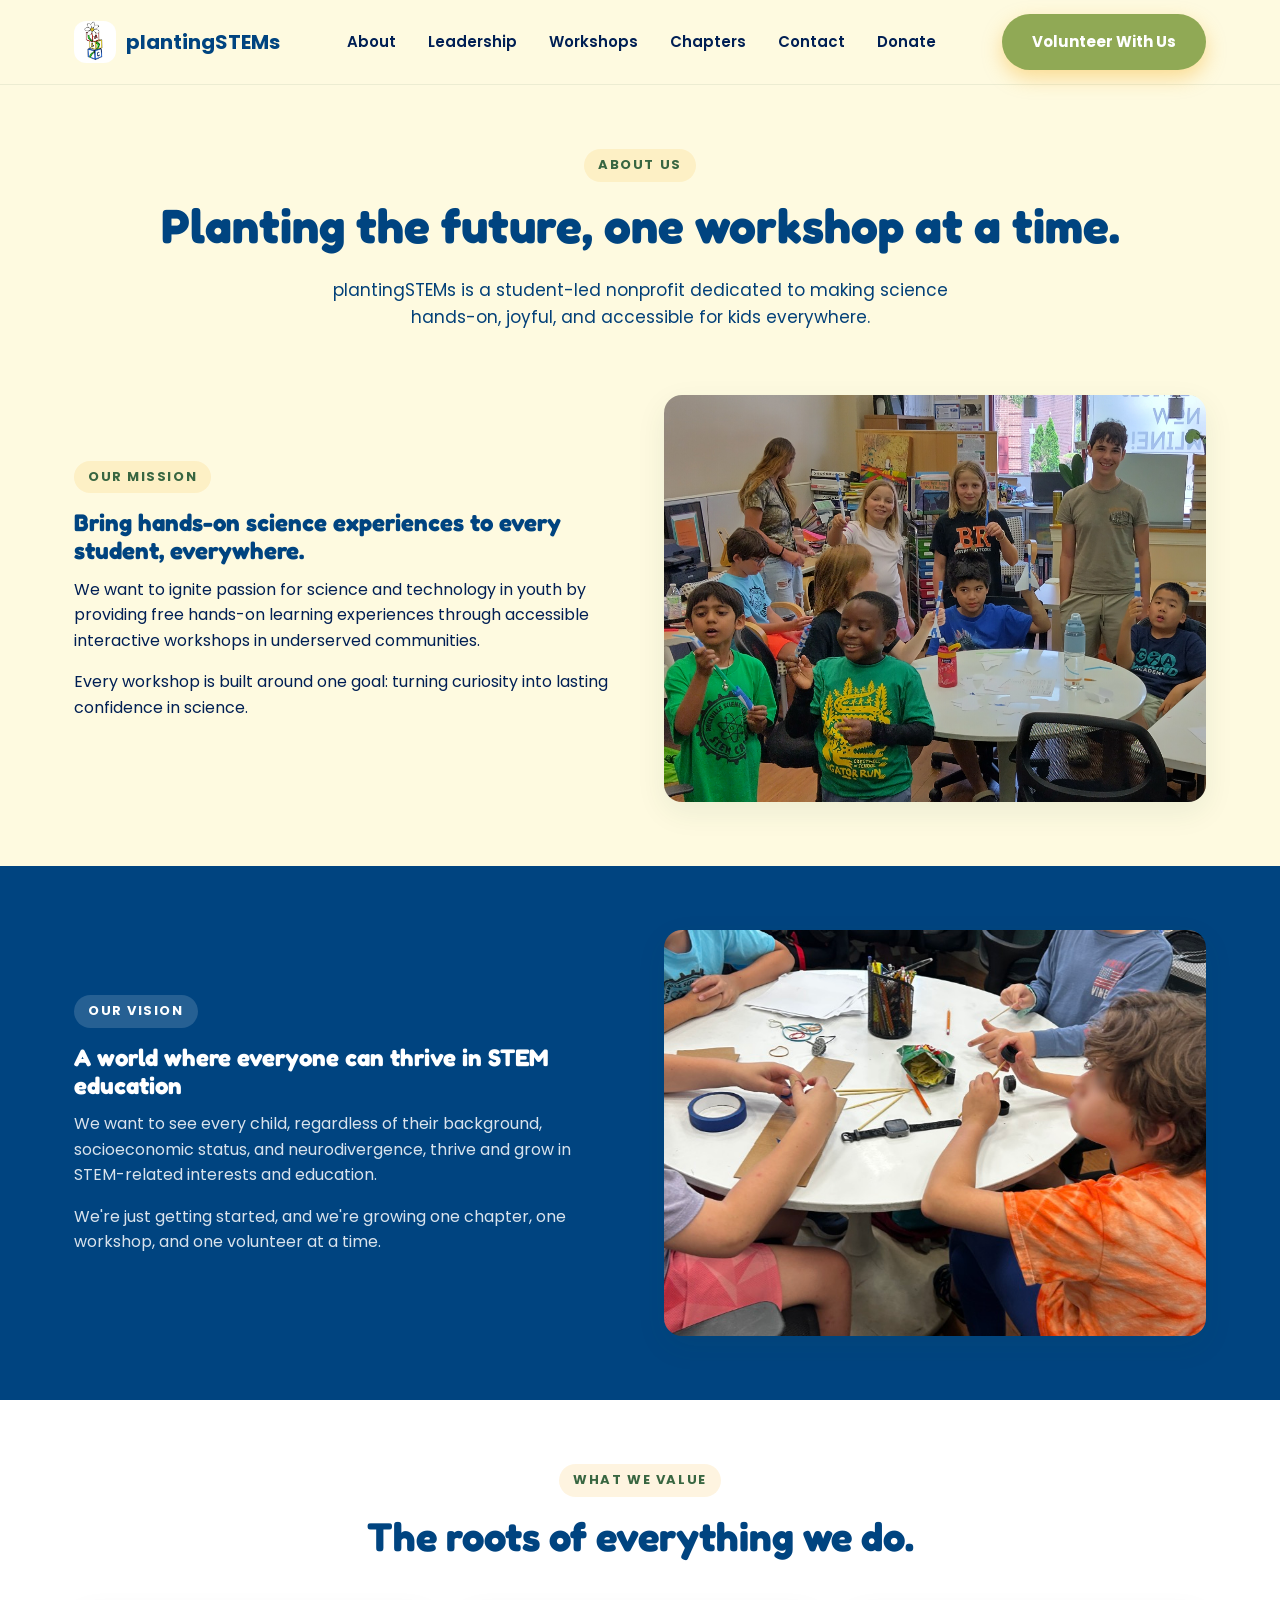
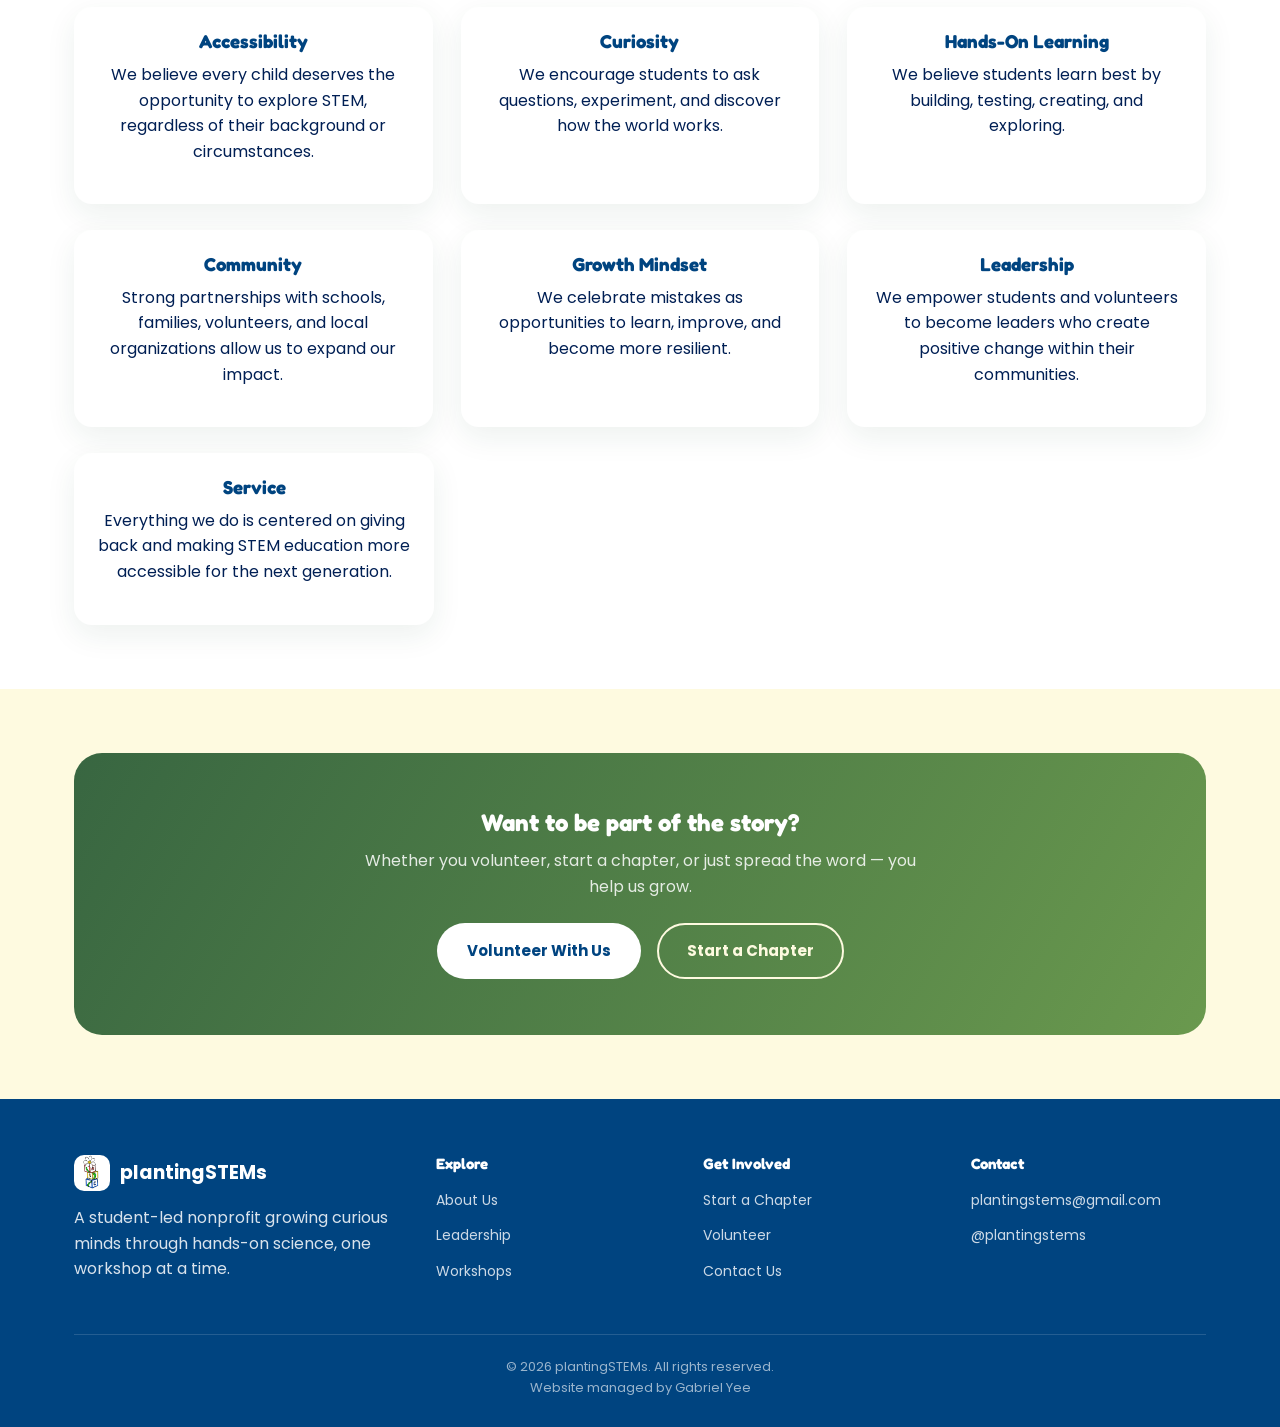
<file: about.html>
<!doctype html>
<html lang="en">
<head>
  <meta charset="UTF-8" />
  <meta name="viewport" content="width=device-width, initial-scale=1.0" />
  <title>About Us — plantingSTEMs</title>
  <meta name="description" content="Learn about plantingSTEMs' mission and vision — a student-led nonprofit growing curious minds through hands-on  science." />
  <link rel="icon" href="images/logo.jpg" type="image/png" />
  <link rel="preconnect" href="https://fonts.googleapis.com" />
  <link href="https://fonts.googleapis.com/css2?family=Fredoka:wght@500;600;700&family=Poppins:wght@400;500;600;700&display=swap" rel="stylesheet" />
  <link rel="stylesheet" href="css/style.css" />
</head>
<body>
  <script src="js/header.js"></script>

  <main>
    <section class="page-hero">
      <div class="container">
        <span class="eyebrow">About Us</span>
        <h1>Planting the future, one workshop at a time.</h1>
        <p>plantingSTEMs is a student-led nonprofit dedicated to making  science hands-on, joyful, and accessible for kids everywhere.</p>
      </div>
    </section>

    <section class="section">
      <div class="container two-col">
        <div class="reveal">
          <span class="eyebrow">Our Mission</span>
          <h2>Bring hands-on science experiences to every student, everywhere.</h2>
          <p>We want to ignite passion for science and technology in youth by providing free hands-on learning experiences through accessible interactive workshops in underserved communities.</p>
          <p>Every workshop is built around one goal: turning curiosity into lasting confidence in science.</p>
        </div>
        <img class="reveal" src="images/workshops/straw-rocket-showdown.jpg"/>
      </div>
    </section>

    <section class="section section--green">
      <div class="container two-col">
        <div class="reveal">
          <span class="eyebrow" style="background: rgba(255,255,255,0.15); color:#fff;">Our Vision</span>
          <h2>A world where everyone can thrive in STEM education</h2>
          <p style="color: rgba(255,255,255,0.85);">We want to see every child, regardless of their background, socioeconomic status, and neurodivergence, thrive and grow in STEM-related interests and education.</p>
          <p style="color: rgba(255,255,255,0.85);">We're just getting started, and we're growing one chapter, one workshop, and one volunteer at a time.</p>
        </div>
        <img class="reveal" src="images/workshops/wind-cargo-cart.png" />
      </div>
    </section>

    <section class="section section--alt">
      <div class="container">
        <div class="section-head reveal">
          <span class="eyebrow">What We Value</span>
          <h2>The roots of everything we do.</h2>
        </div>
        <div class="card-grid">
          <div class="card reveal">
            <div class="card-body">
              <h3 style="text-align: center;">Accessibility</h3>
              <p style="text-align: center;">We believe every child deserves the opportunity to explore STEM, regardless of their background or circumstances.</p>
            </div>
          </div>
          <div class="card reveal">
            <div class="card-body">
              <h3 style="text-align: center;">Curiosity</h3>
              <p style="text-align: center;">We encourage students to ask questions, experiment, and discover how the world works.</p>
            </div>
          </div>
          <div class="card reveal">
            <div class="card-body">
              <h3 style="text-align: center;">Hands-On Learning</h3>
              <p style="text-align: center;">We believe students learn best by building, testing, creating, and exploring.</p>
            </div>
          </div>
        </div>
        <br>
        <div class="card-grid">
          <div class="card reveal">
            <div class="card-body">
              <h3 style="text-align: center;">Community</h3>
              <p style="text-align: center;">Strong partnerships with schools, families, volunteers, and local organizations allow us to expand our impact.</p>
            </div>
          </div>
          <div class="card reveal">
            <div class="card-body">
              <h3 style="text-align: center;">Growth Mindset</h3>
              <p style="text-align: center;">We celebrate mistakes as opportunities to learn, improve, and become more resilient.</p>
            </div>
          </div>
          <div class="card reveal">
            <div class="card-body">
              <h3 style="text-align: center;">Leadership</h3>
              <p style="text-align: center;">We empower students and volunteers to become leaders who create positive change within their communities.</p>
            </div>
          </div>
        </div>
        <br>
        <div class="card-grid" style="justify-content: center;">
          <div class="card reveal" style="max-width: 360px;">
            <div class="card-body">
              <h3 style="text-align: center;">Service</h3>
              <p style="text-align: center;">Everything we do is centered on giving back and making STEM education more accessible for the next generation.</p>
            </div>
          </div>
        </div>
      </div>
    </section>

    <section class="section">
      <div class="container">
        <div class="cta-banner reveal">
          <h2>Want to be part of the story?</h2>
          <p>Whether you volunteer, start a chapter, or just spread the word — you help us grow.</p>
          <div class="cta-actions">
            <a href="volunteer.html" class="btn btn-white">Volunteer With Us</a>
            <a href="chapters.html" class="btn btn-outline">Start a Chapter</a>
          </div>
        </div>
      </div>
    </section>
  </main>

  <script src="js/footer.js"></script>
  <script src="js/main.js"></script>
</body>
</html>
</file>
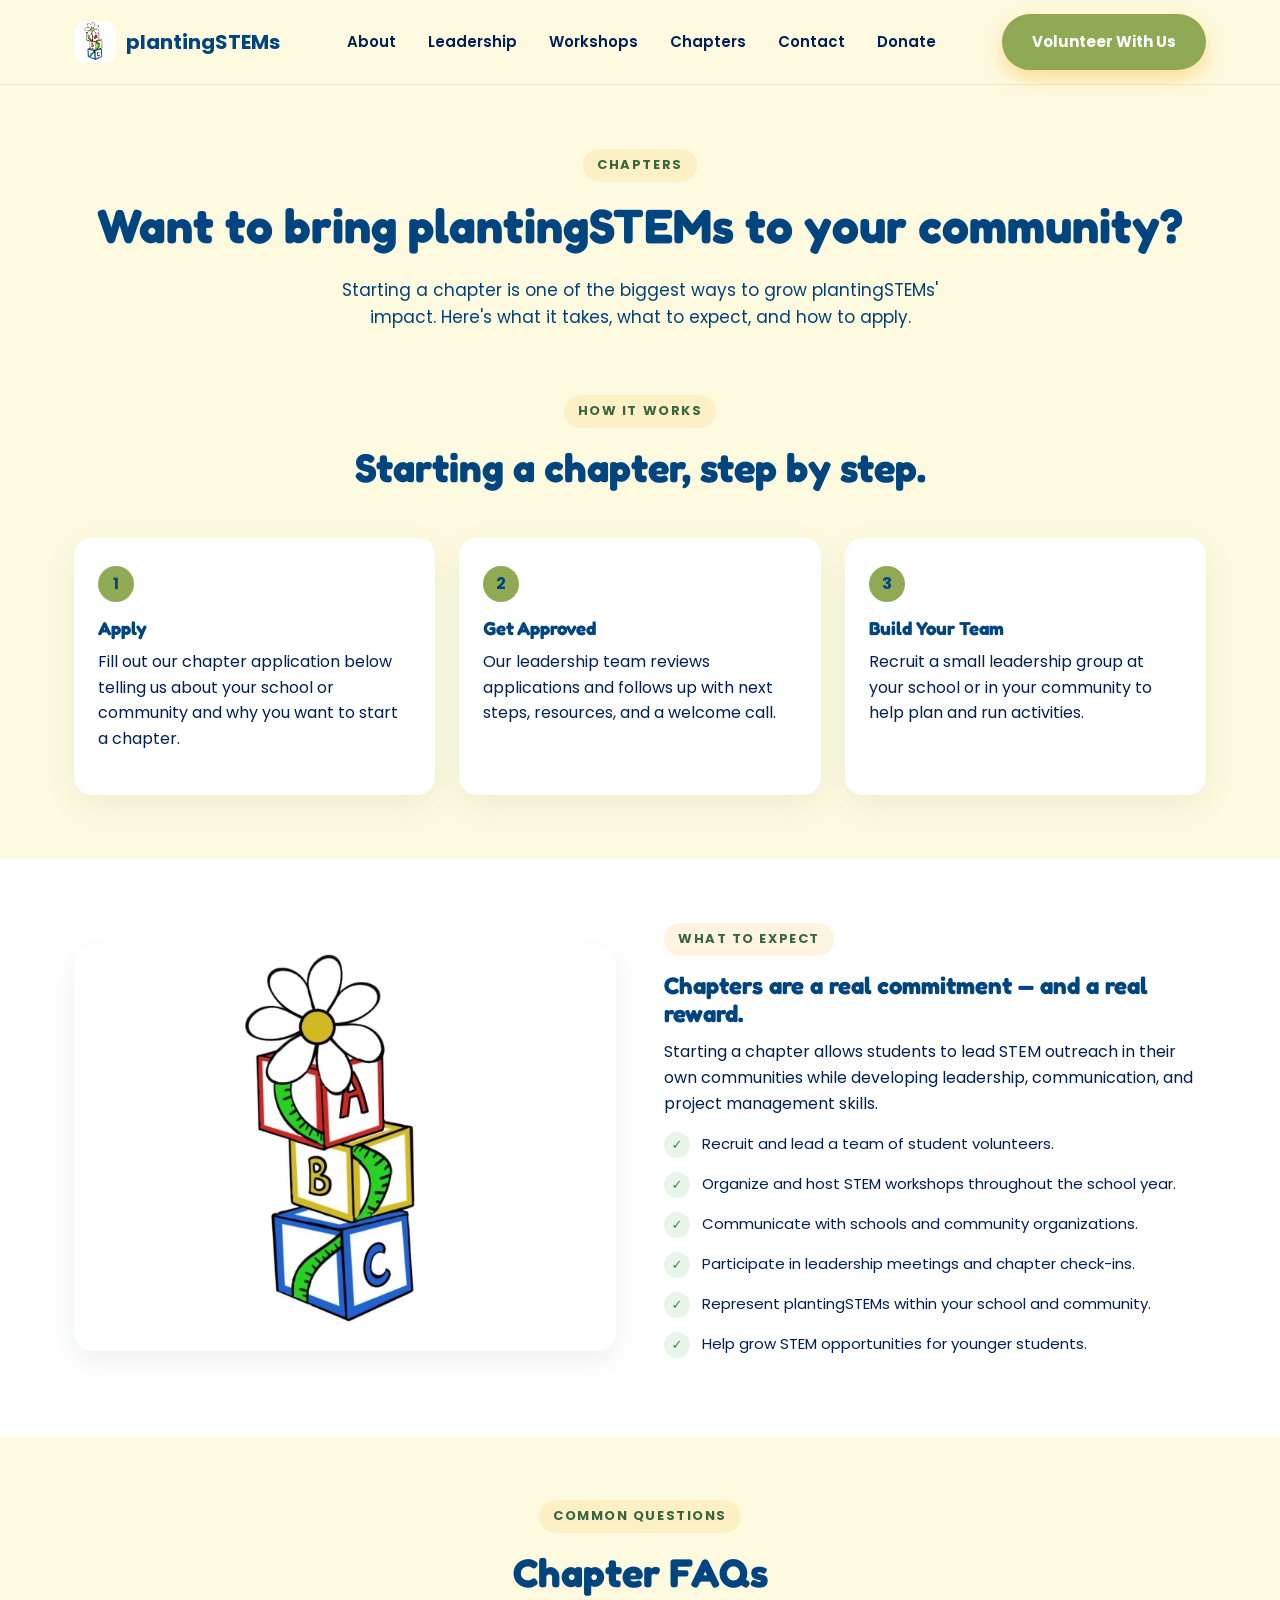
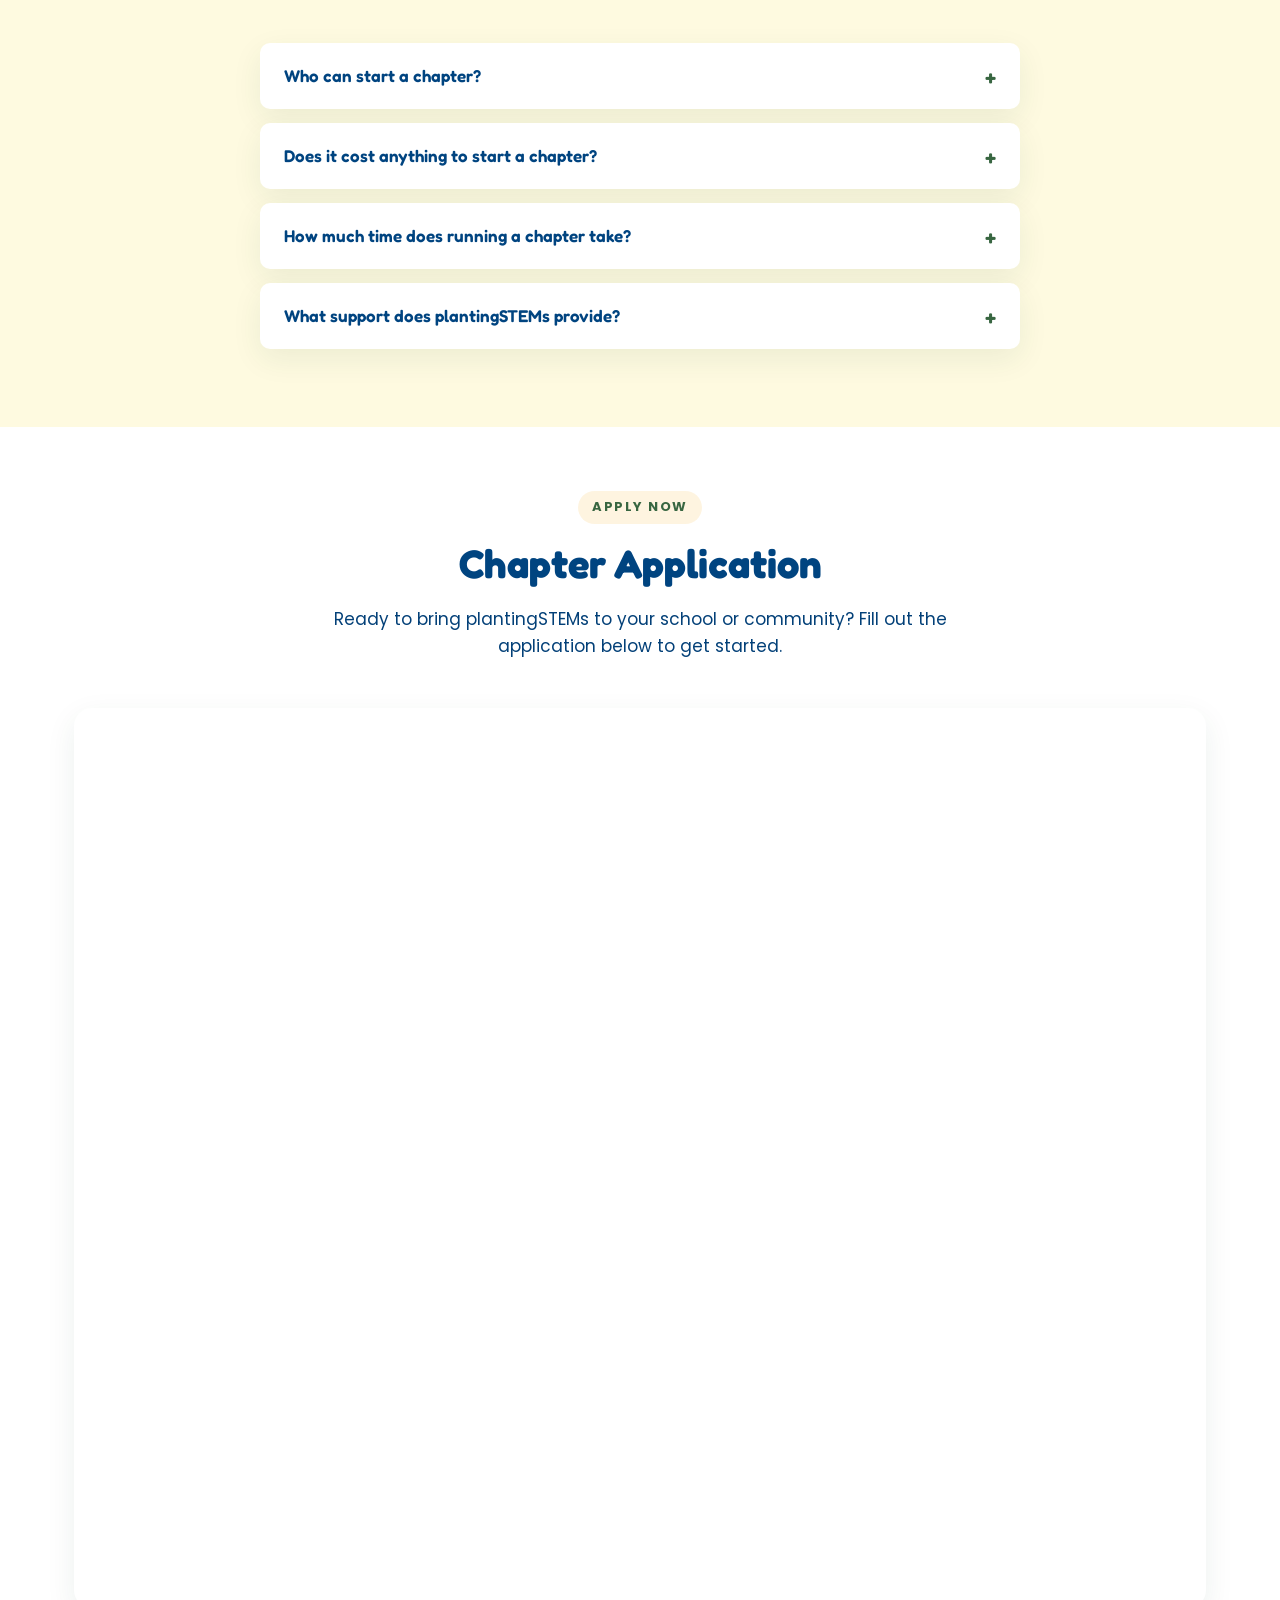
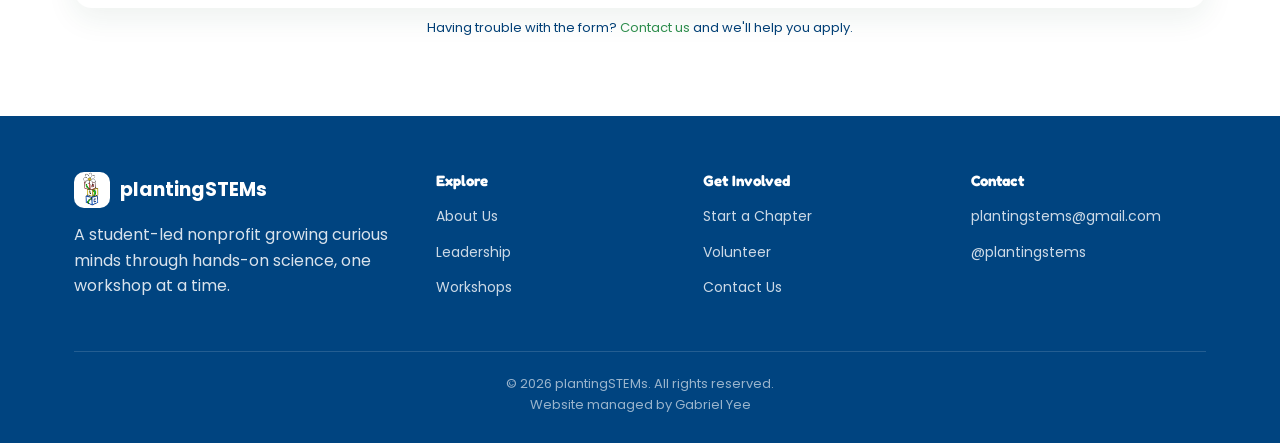
<file: chapters.html>
<!doctype html>
<html lang="en">
<head>
  <meta charset="UTF-8" />
  <meta name="viewport" content="width=device-width, initial-scale=1.0" />
  <title>Chapters — plantingSTEMs</title>
  <meta name="description" content="Learn how to start a plantingSTEMs chapter at your school or in your community, and apply today." />
  <link rel="icon" href="images/logo.jpg" type="image/png" />
  <link rel="preconnect" href="https://fonts.googleapis.com" />
  <link href="https://fonts.googleapis.com/css2?family=Fredoka:wght@500;600;700&family=Poppins:wght@400;500;600;700&display=swap" rel="stylesheet" />
  <link rel="stylesheet" href="css/style.css" />
</head>
<body>
  <script src="js/header.js"></script>

  <main>
    <section class="page-hero">
      <div class="container">
        <span class="eyebrow">Chapters</span>
        <h1>Want to bring plantingSTEMs to your community?</h1>
        <p>Starting a chapter is one of the biggest ways to grow plantingSTEMs' impact. Here's what it takes, what to expect, and how to apply.</p>
      </div>
    </section>

    <section class="section">
      <div class="container">
        <div class="section-head reveal">
          <span class="eyebrow">How It Works</span>
          <h2>Starting a chapter, step by step.</h2>
        </div>
        <div class="steps">
          <div class="step reveal">
            <h3>Apply</h3>
            <p>Fill out our chapter application below telling us about your school or community and why you want to start a chapter.</p>
          </div>
          <div class="step reveal">
            <h3>Get Approved</h3>
            <p>Our leadership team reviews applications and follows up with next steps, resources, and a welcome call.</p>
          </div>
          <div class="step reveal">
            <h3>Build Your Team</h3>
            <p>Recruit a small leadership group at your school or in your community to help plan and run activities.</p>
          </div>
          <!--
          <div class="step reveal">
            <h3>Host Your First Workshop</h3>
            <p>We'll help you plan and launch your very first plantingSTEMs workshop using our activity guides.</p>
          </div>
          -->
        </div>
      </div>
    </section>

    <section class="section section--alt">
      <div class="container two-col">
        <img class="reveal" style="object-fit: contain;" src="images/logo.jpg" />
        <div class="reveal">
          <span class="eyebrow">What to Expect</span>
          <h2>Chapters are a real commitment — and a real reward.</h2>
          <p>Starting a chapter allows students to lead STEM outreach in their own communities while developing leadership, communication, and project management skills.</p>
          <ul class="checklist">
            <li>Recruit and lead a team of student volunteers.</li>
            <li>Organize and host STEM workshops throughout the school year.</li>
            <li>Communicate with schools and community organizations.</li>
            <li>Participate in leadership meetings and chapter check-ins.</li>
            <li>Represent plantingSTEMs within your school and community.</li>
            <li>Help grow STEM opportunities for younger students.</li>
          </ul>
        </div>
      </div>
    </section>

    <section class="section">
      <div class="container">
        <div class="section-head reveal">
          <span class="eyebrow">Common Questions</span>
          <h2>Chapter FAQs</h2>
        </div>
        <div style="max-width: 760px; margin: 0 auto;">
          <div class="accordion-item">
            <button class="accordion-trigger">
              Who can start a chapter?
              <span class="plus">+</span>
            </button>
            <div class="accordion-panel">
              <p>Any student, parent, or teacher passionate about hands-on science education can apply — chapters have started at schools, libraries, and community centers.</p>
            </div>
          </div>
          <div class="accordion-item">
            <button class="accordion-trigger">
              Does it cost anything to start a chapter?
              <span class="plus">+</span>
            </button>
            <div class="accordion-panel">
              <p>No — plantingSTEMs chapters are free to start. We'll help connect you with resources and low-cost supply lists for workshops.</p>
            </div>
          </div>
          <div class="accordion-item">
            <button class="accordion-trigger">
              How much time does running a chapter take?
              <span class="plus">+</span>
            </button>
            <div class="accordion-panel">
              <p>Most chapters host one workshop per season (about 3–4 per year), plus occasional planning meetings. It's flexible and designed to fit around school schedules.</p>
            </div>
          </div>
          <div class="accordion-item">
            <button class="accordion-trigger">
              What support does plantingSTEMs provide?
              <span class="plus">+</span>
            </button>
            <div class="accordion-panel">
              <p>We provide activity guides, supply checklists, promotional templates, and a direct line to our leadership team for questions and support.</p>
            </div>
          </div>
        </div>
      </div>
    </section>

    <section class="section section--alt">
      <div class="container">
        <div class="section-head reveal">
          <span class="eyebrow">Apply Now</span>
          <h2>Chapter Application</h2>
          <p>Ready to bring plantingSTEMs to your school or community? Fill out the application below to get started.</p>
        </div>
        <div class="form-embed reveal">
          <iframe src="https://forms.gle/kwXqPJLirCpjh2JF9" title="plantingSTEMs Chapter Application Form" loading="lazy"></iframe>
        </div>
        <p class="embed-note center">Having trouble with the form? <a href="contact.html">Contact us</a> and we'll help you apply.</p>
      </div>
    </section>
  </main>

  <script src="js/footer.js"></script>
  <script src="js/main.js"></script>
</body>
</html>
</file>
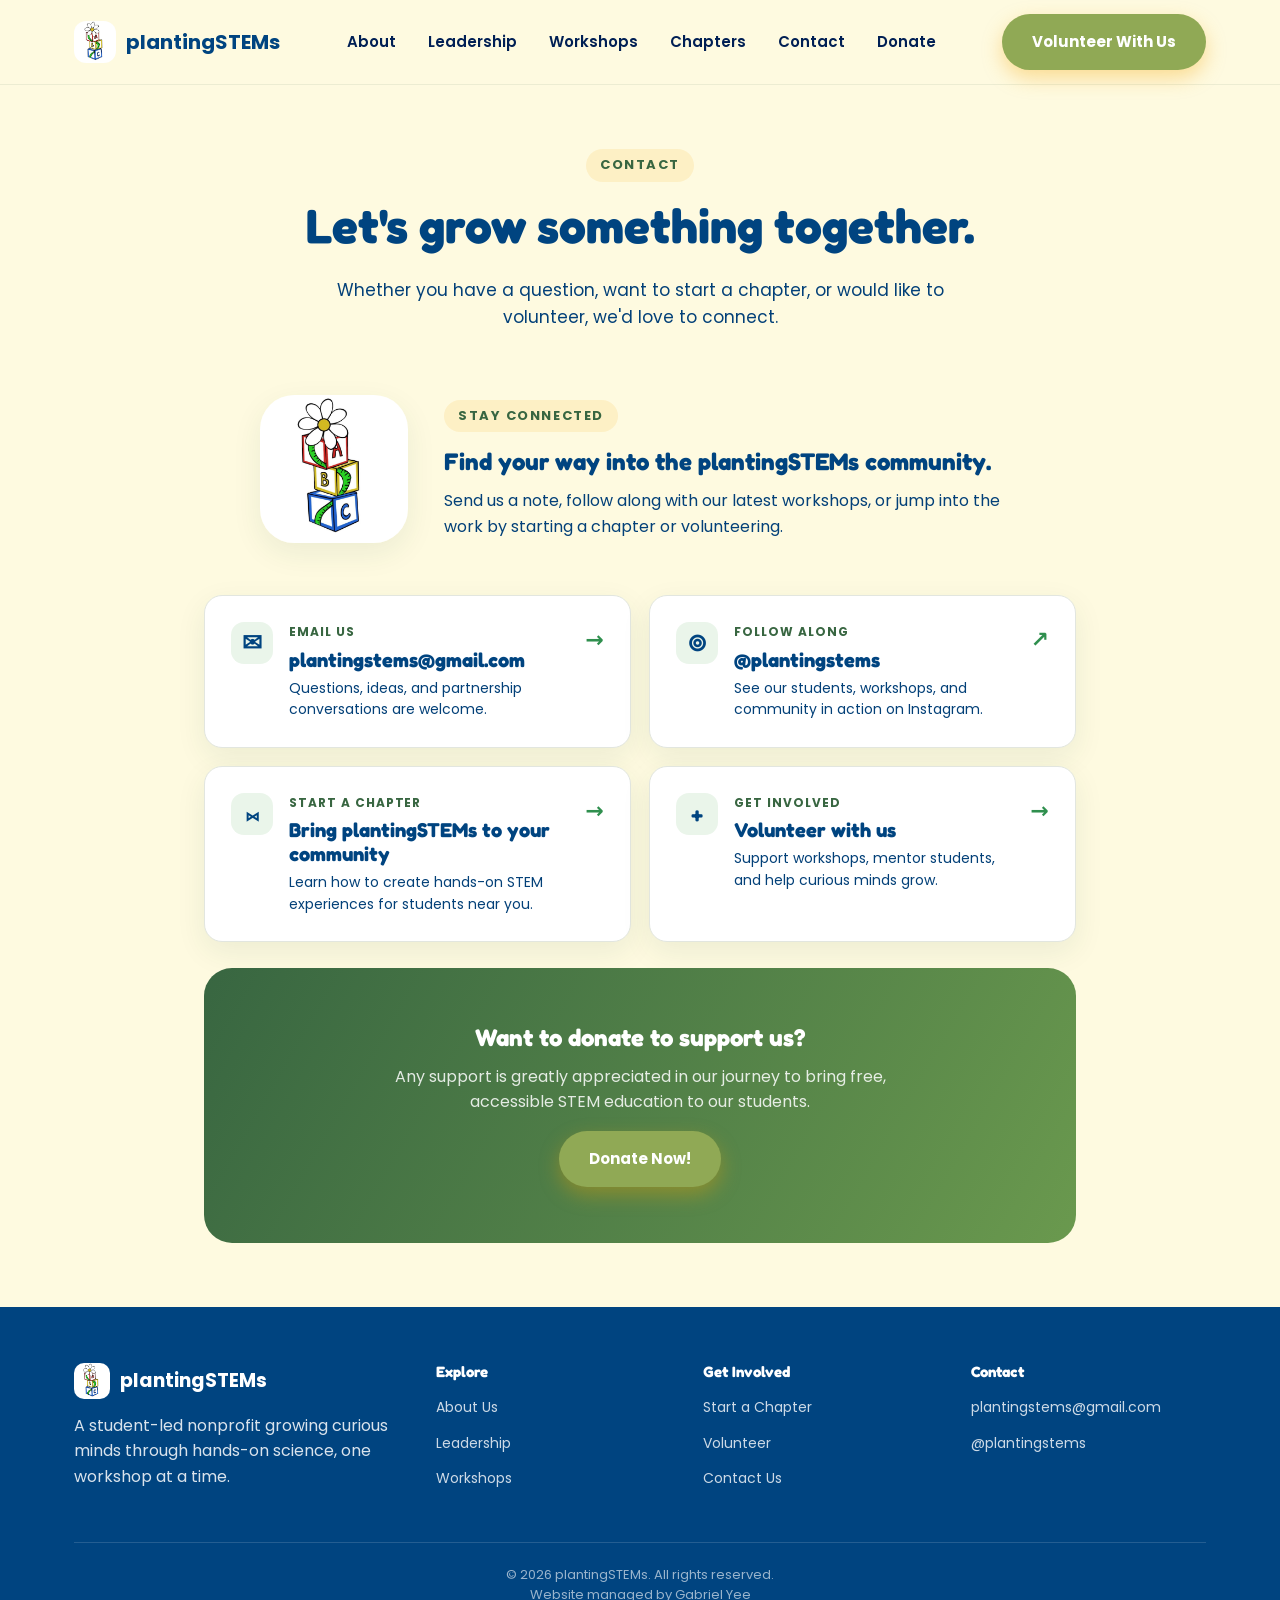
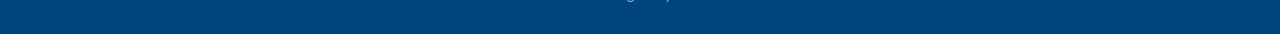
<file: contact.html>
<!doctype html>
<html lang="en">
<head>
  <meta charset="UTF-8" />
  <meta name="viewport" content="width=device-width, initial-scale=1.0" />
  <title>Contact — plantingSTEMs</title>
  <meta name="description" content="Get in touch with plantingSTEMs — email us, message us on Instagram, or send us a note." />
  <link rel="icon" href="images/logo.jpg" type="image/png" />
  <link rel="preconnect" href="https://fonts.googleapis.com" />
  <link href="https://fonts.googleapis.com/css2?family=Fredoka:wght@500;600;700&family=Poppins:wght@400;500;600;700&display=swap" rel="stylesheet" />
  <link rel="stylesheet" href="css/style.css" />
</head>
<body>
  <script src="js/header.js"></script>

  <main>
    <section class="page-hero">
      <div class="container">
        <span class="eyebrow">Contact</span>
        <h1>Let's grow something together.</h1>
        <p>Whether you have a question, want to start a chapter, or would like to volunteer, we'd love to connect.</p>
      </div>
    </section>

    <section class="section">
      <div class="container contact-hub">
        <div class="contact-intro reveal">
          <img class="contact-logo" src="images/logo.png" alt="plantingSTEMs logo" />
          <div>
            <span class="eyebrow">Stay connected</span>
            <h2>Find your way into the plantingSTEMs community.</h2>
            <p>Send us a note, follow along with our latest workshops, or jump into the work by starting a chapter or volunteering.</p>
          </div>
        </div>

        <div class="contact-links">
          <a class="contact-link-card reveal" href="mailto:plantingstems@gmail.com">
            <span class="contact-link-icon" aria-hidden="true">✉</span>
            <span class="contact-link-copy">
              <span class="contact-link-label">Email us</span>
              <strong>plantingstems@gmail.com</strong>
              <span>Questions, ideas, and partnership conversations are welcome.</span>
            </span>
            <span class="contact-link-arrow" aria-hidden="true">→</span>
          </a>

          <a class="contact-link-card reveal" href="https://instagram.com/plantingstems" target="_blank" rel="noopener noreferrer">
            <span class="contact-link-icon" aria-hidden="true">⊚</span>
            <span class="contact-link-copy">
              <span class="contact-link-label">Follow along</span>
              <strong>@plantingstems</strong>
              <span>See our students, workshops, and community in action on Instagram.</span>
            </span>
            <span class="contact-link-arrow" aria-hidden="true">↗</span>
          </a>

          <a class="contact-link-card reveal" href="chapters.html">
            <span class="contact-link-icon" aria-hidden="true">⨝</span>
            <span class="contact-link-copy">
              <span class="contact-link-label">Start a chapter</span>
              <strong>Bring plantingSTEMs to your community</strong>
              <span>Learn how to create hands-on STEM experiences for students near you.</span>
            </span>
            <span class="contact-link-arrow" aria-hidden="true">→</span>
          </a>

          <a class="contact-link-card reveal" href="volunteer.html">
            <span class="contact-link-icon" aria-hidden="true">+</span>
            <span class="contact-link-copy">
              <span class="contact-link-label">Get involved</span>
              <strong>Volunteer with us</strong>
              <span>Support workshops, mentor students, and help curious minds grow.</span>
            </span>
            <span class="contact-link-arrow" aria-hidden="true">→</span>
          </a>
        </div>
        <br>
        
        <div class="cta-banner reveal">
          <h2>Want to donate to support us?</h2>
          <p>Any support is greatly appreciated in our journey to bring free, accessible STEM education to our students.</p>
          <a href="https://venmo.com/u/plantingstems" target="_blank" ref="noreferrer" class="btn btn-primary">Donate Now!</a>
        </div>
    </section>
  </main>

  <script src="js/footer.js"></script>
  <script src="js/main.js"></script>
</body>
</html>
</file>
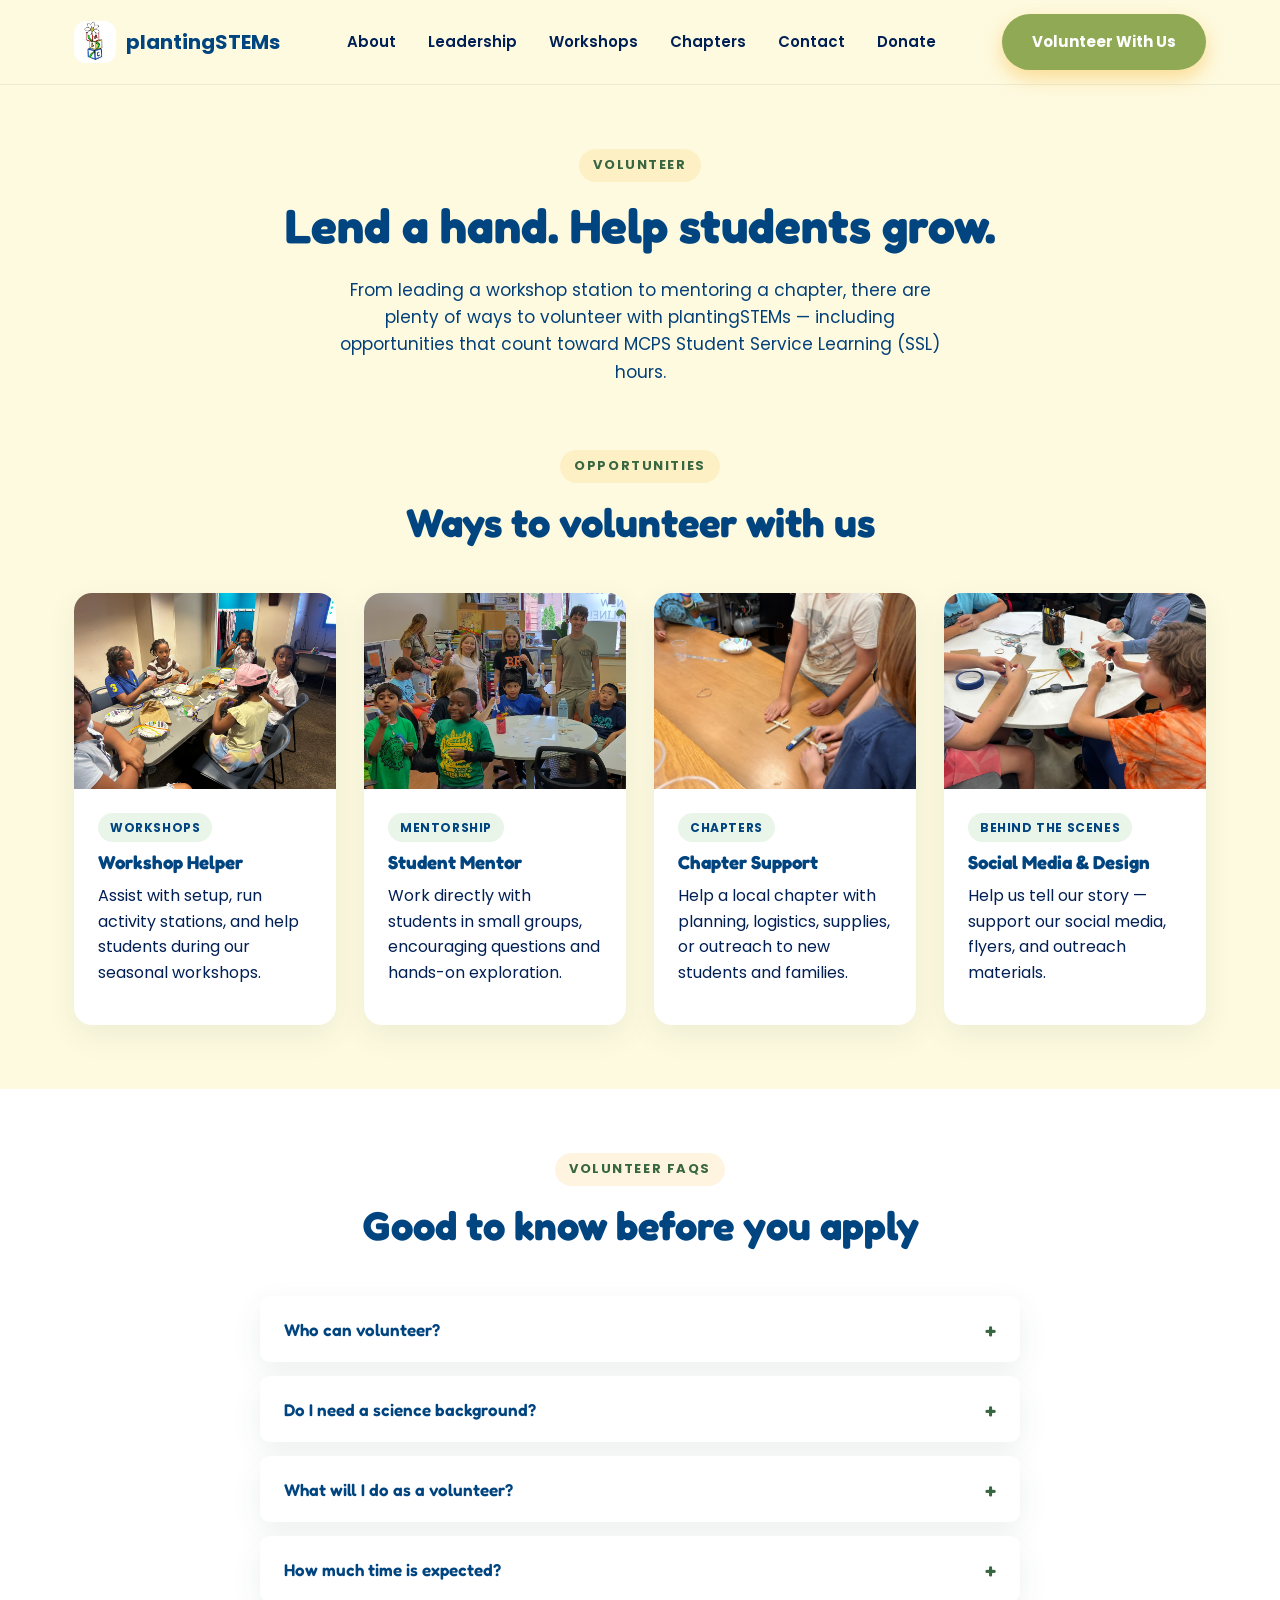
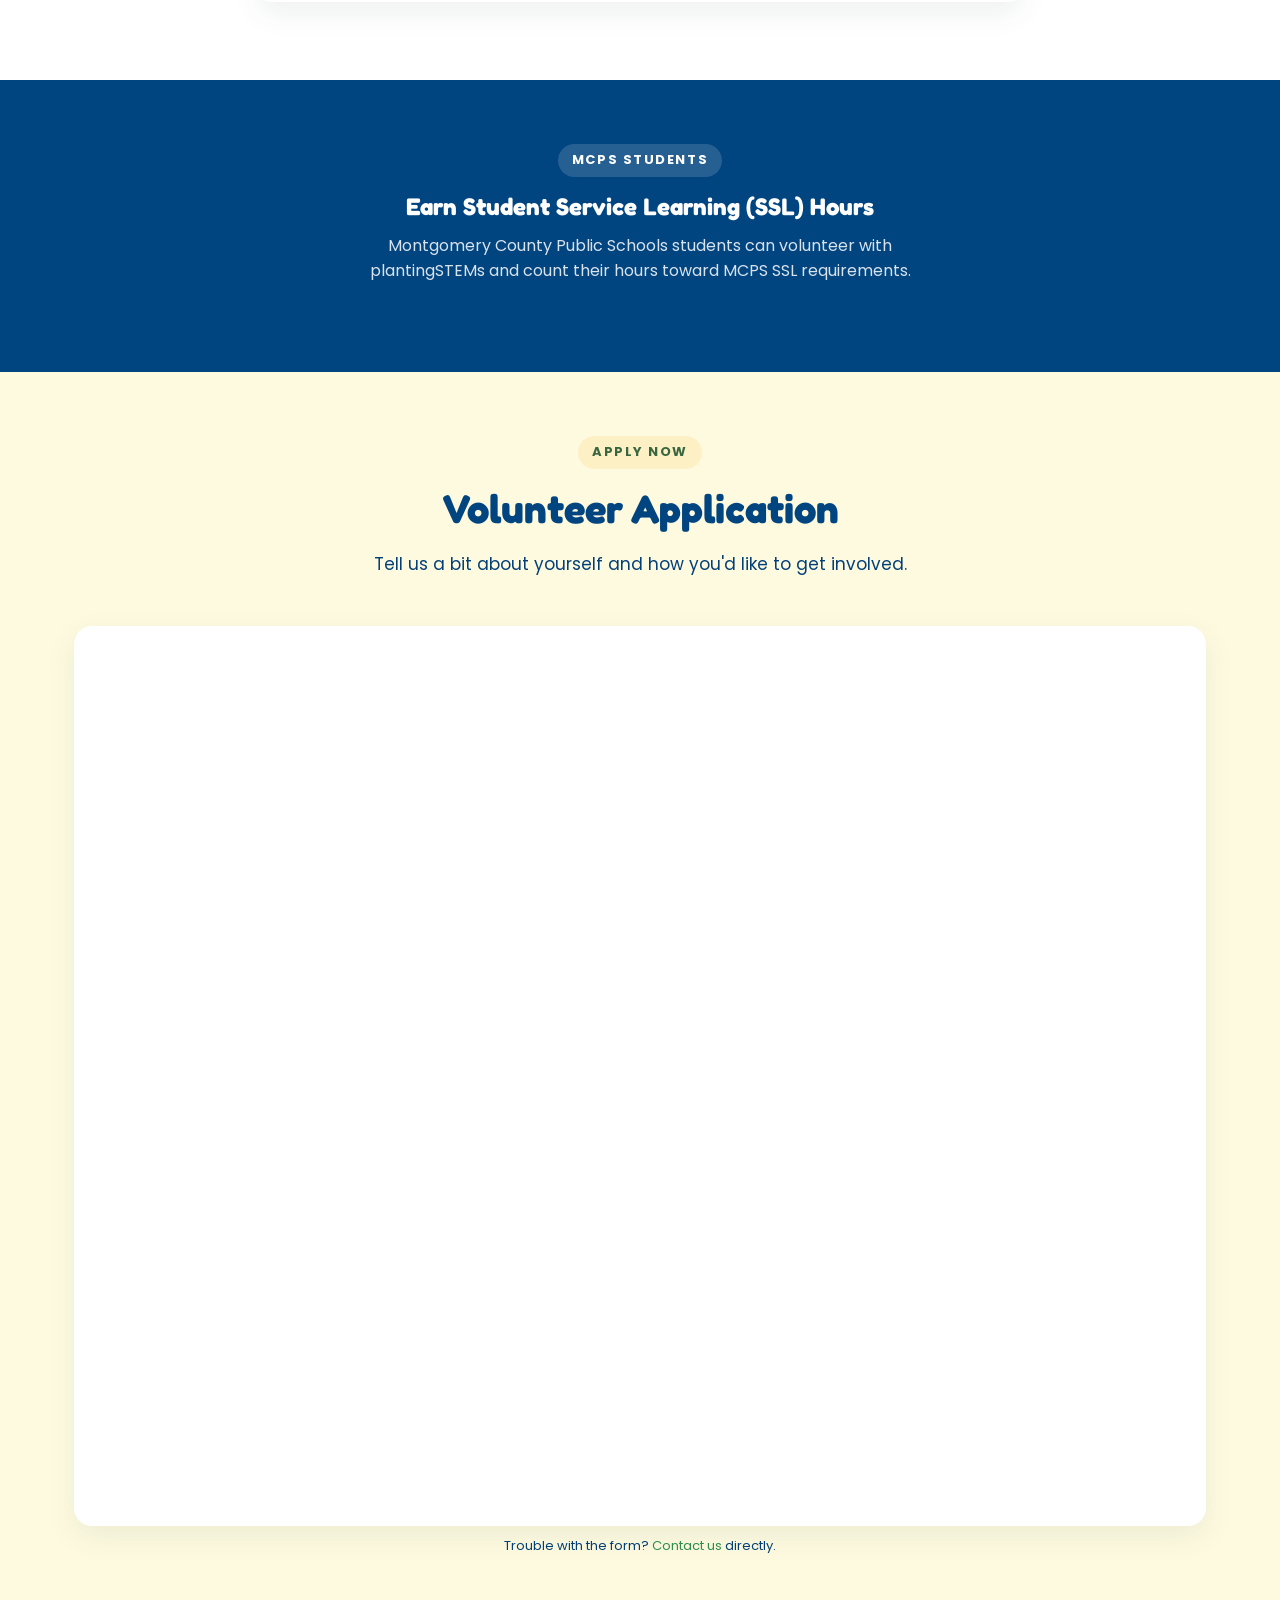
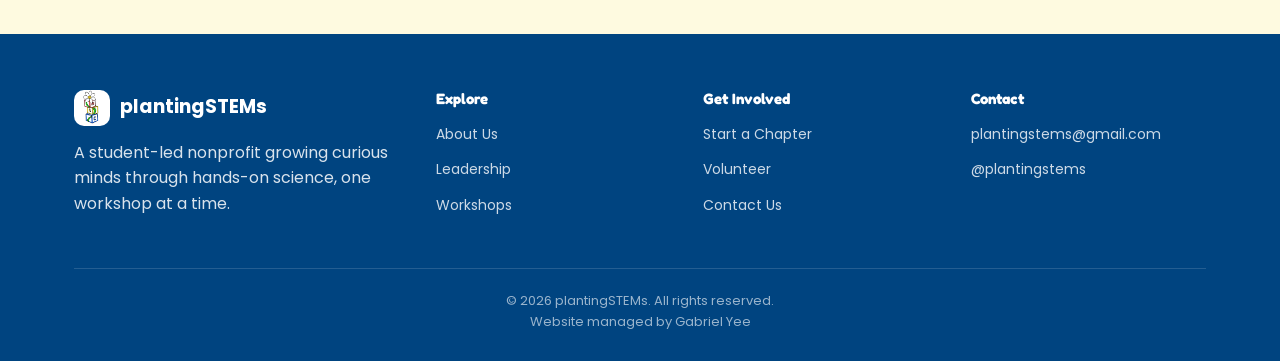
<file: volunteer.html>
<!doctype html>
<html lang="en">
<head>
  <meta charset="UTF-8" />
  <meta name="viewport" content="width=device-width, initial-scale=1.0" />
  <title>Volunteer — plantingSTEMs</title>
  <meta name="description" content="Volunteer with plantingSTEMs — lead workshops, mentor students, and support chapters. Includes MCPS SSL opportunity information." />
  <link rel="icon" href="images/logo.jpg" type="image/png" />
  <link rel="preconnect" href="https://fonts.googleapis.com" />
  <link href="https://fonts.googleapis.com/css2?family=Fredoka:wght@500;600;700&family=Poppins:wght@400;500;600;700&display=swap" rel="stylesheet" />
  <link rel="stylesheet" href="css/style.css" />
</head>
<body>
  <script src="js/header.js"></script>

  <main>
    <section class="page-hero">
      <div class="container">
        <span class="eyebrow">Volunteer</span>
        <h1>Lend a hand. Help students grow.</h1>
        <p>From leading a workshop station to mentoring a chapter, there are plenty of ways to volunteer with plantingSTEMs — including opportunities that count toward MCPS Student Service Learning (SSL) hours.</p>
      </div>
    </section>

    <section class="section">
      <div class="container">
        <div class="section-head reveal">
          <span class="eyebrow">Opportunities</span>
          <h2>Ways to volunteer with us</h2>
        </div>
        <div class="card-grid">
          <div class="card reveal">
            <img src="images/workshops/bird-nest.jpg" alt="Volunteers helping at a plantingSTEMs outreach event" />
            <div class="card-body">
              <span class="pill">Workshops</span>
              <h3>Workshop Helper</h3>
              <p>Assist with setup, run activity stations, and help students during our seasonal workshops.</p>
            </div>
          </div>
          <div class="card reveal">
            <img src="images/workshops/straw-rocket-showdown.jpg" alt="Kids with potted seedlings at a workshop" />
            <div class="card-body">
              <span class="pill">Mentorship</span>
              <h3>Student Mentor</h3>
              <p>Work directly with students in small groups, encouraging questions and hands-on exploration.</p>
            </div>
          </div>
          <div class="card reveal">
            <img src="images/workshops/craft-stick-catapult.jpg" alt="Community chapter event" />
            <div class="card-body">
              <span class="pill">Chapters</span>
              <h3>Chapter Support</h3>
              <p>Help a local chapter with planning, logistics, supplies, or outreach to new students and families.</p>
            </div>
          </div>
          <div class="card reveal">
            <img src="images/workshops/wind-cargo-cart.png" alt="A school garden plot" />
            <div class="card-body">
              <span class="pill">Behind the Scenes</span>
              <h3>Social Media & Design</h3>
              <p>Help us tell our story — support our social media, flyers, and outreach materials.</p>
            </div>
          </div>
        </div>
      </div>
    </section>

    <section class="section section--alt">
      <div class="container">
        <div class="section-head reveal">
          <span class="eyebrow">Volunteer FAQs</span>
          <h2>Good to know before you apply</h2>
        </div>
        <div style="max-width: 760px; margin: 0 auto;">
          <div class="accordion-item">
            <button class="accordion-trigger">
              Who can volunteer?
              <span class="plus">+</span>
            </button>
            <div class="accordion-panel">
              <p>Anyone who is passionate about inspiring the next generation through STEM. We welcome high school students, college students, professionals, parents, and community members.</p>
            </div>
          </div>
          <div class="accordion-item">
            <button class="accordion-trigger">
              Do I need a science background?
              <span class="plus">+</span>
            </button>
            <div class="accordion-panel">
              <p>Not at all! We provide all training, workshop guides, and materials. Your enthusiasm and willingness to support students are what matter most.</p>
            </div>
          </div>
          <div class="accordion-item">
            <button class="accordion-trigger">
              What will I do as a volunteer?
              <span class="plus">+</span>
            </button>
            <div class="accordion-panel">
              <p>You'll help facilitate hands-on STEM activities, encourage students to think through engineering challenges, and create a fun, supportive learning environment.</p>
            </div>
          </div>
          <div class="accordion-item">
            <button class="accordion-trigger">
              How much time is expected?
              <span class="plus">+</span>
            </button>
            <div class="accordion-panel">
              <p>Most volunteer opportunities last 2 to 4 hours. You're welcome to volunteer at a single event or join us regularly throughout the year.</p>
            </div>
          </div>
        </div>
      </div>
    </section>

    <section class="section section--green">
      <div class="container center reveal">
        <span class="eyebrow" style="background: rgba(255,255,255,0.15); color:#fff;">MCPS Students</span>
        <h2>Earn Student Service Learning (SSL) Hours</h2>
        <p style="max-width: 600px; margin: 0 auto 24px; color: rgba(255,255,255,0.85);">Montgomery County Public Schools students can volunteer with plantingSTEMs and count their hours toward MCPS SSL requirements.</p>
        <!--<a href="https://example.com/mcps-ssl" target="_blank" rel="noopener" class="btn btn-white">View MCPS SSL Opportunity</a>-->
      </div>
    </section>

    <section class="section">
      <div class="container">
        <div class="section-head reveal">
          <span class="eyebrow">Apply Now</span>
          <h2>Volunteer Application</h2>
          <p>Tell us a bit about yourself and how you'd like to get involved.</p>
        </div>
        <div class="form-embed reveal">
          <iframe src="https://forms.gle/3rr2qqdD5KxQfMyB6" title="plantingSTEMs Volunteer Application Form" loading="lazy"></iframe>
        </div>
        <p class="embed-note center">Trouble with the form? <a href="contact.html">Contact us</a> directly.</p>
      </div>
    </section>
  </main>

  <script src="js/footer.js"></script>
  <script src="js/main.js"></script>
</body>
</html>
</file>
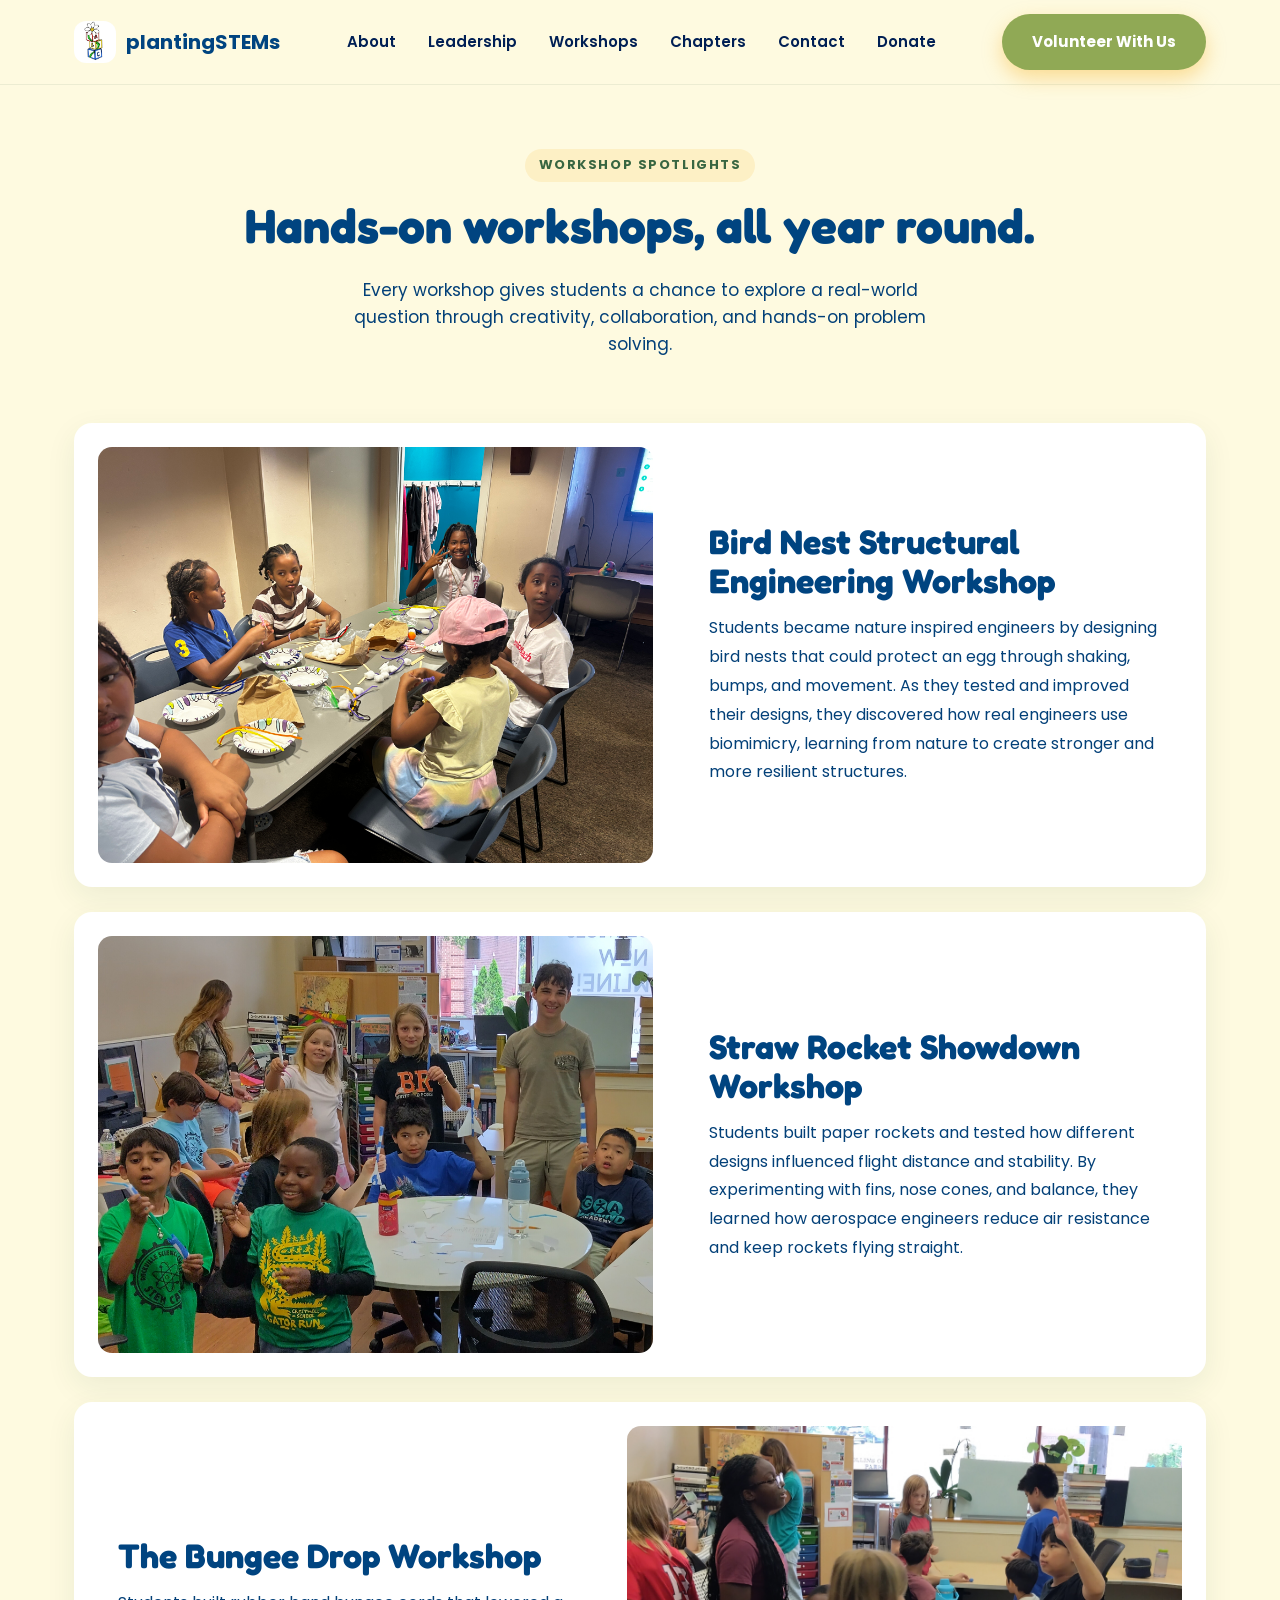
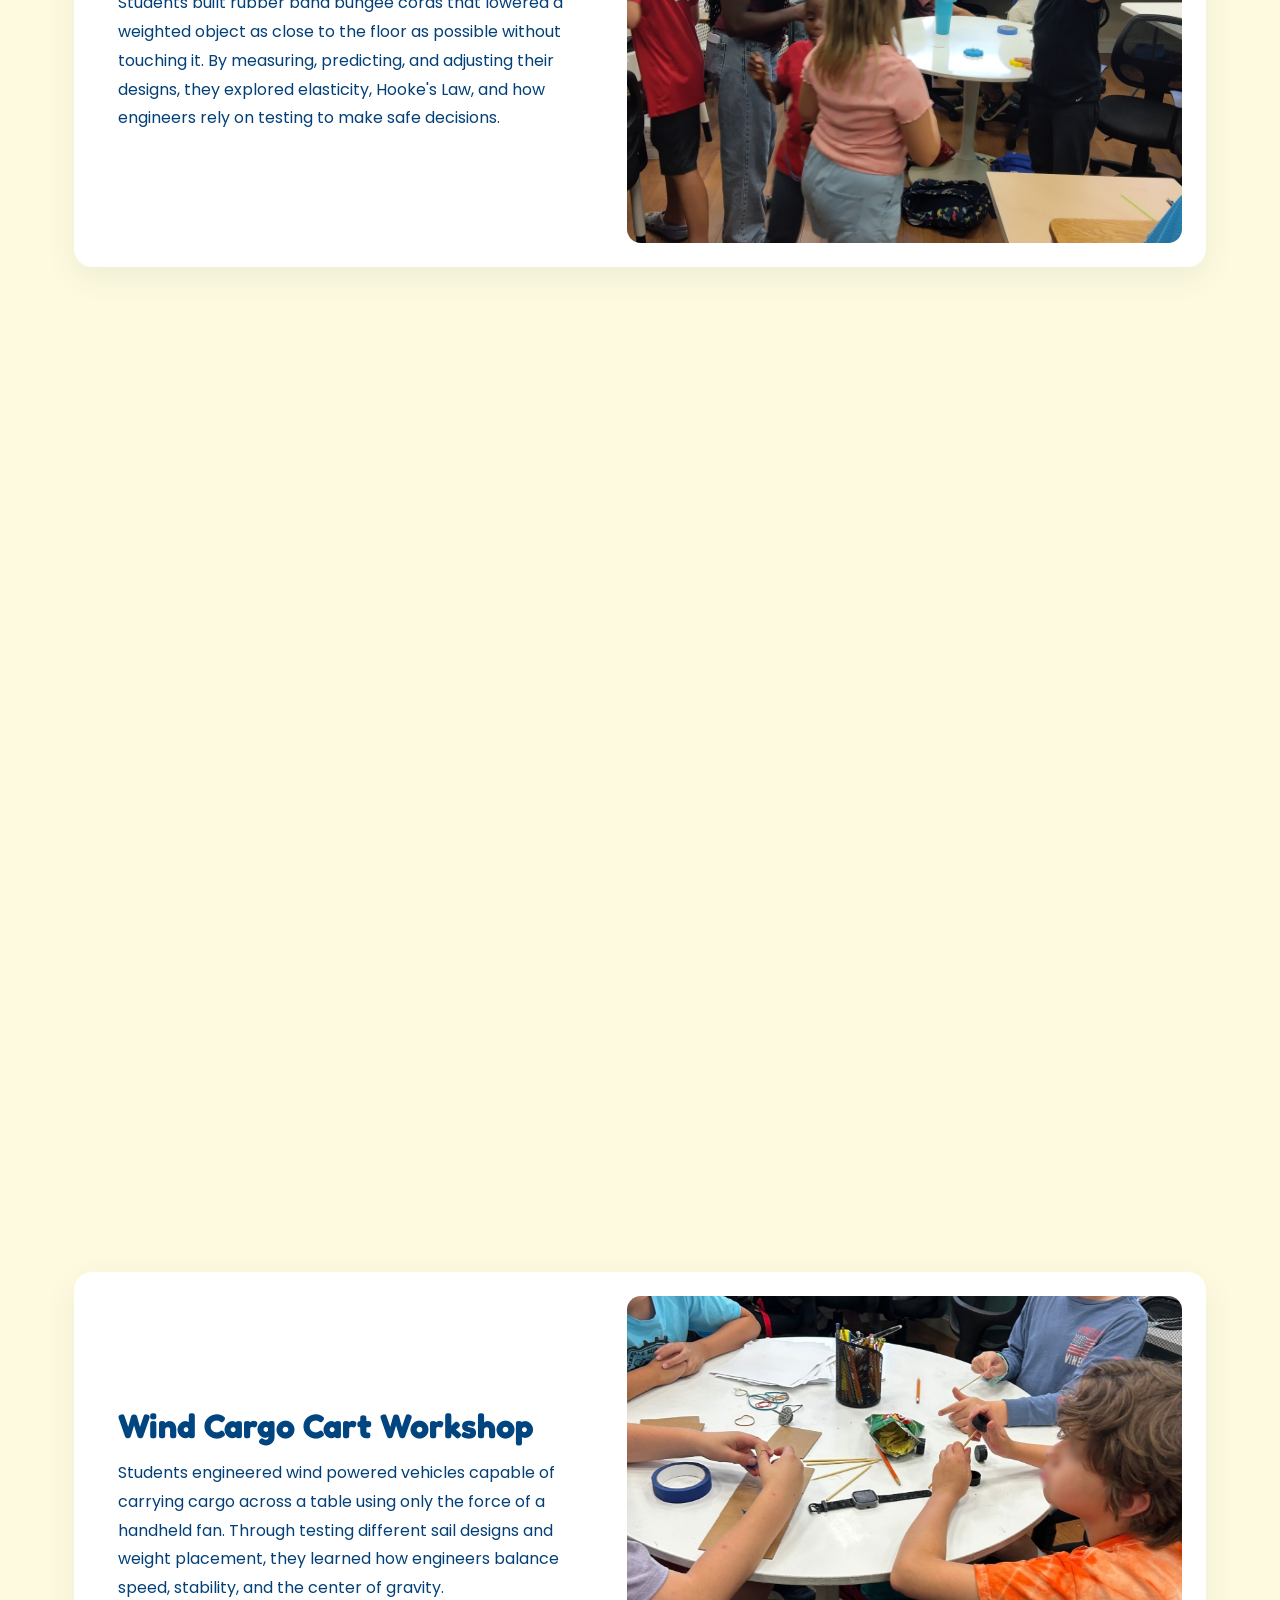
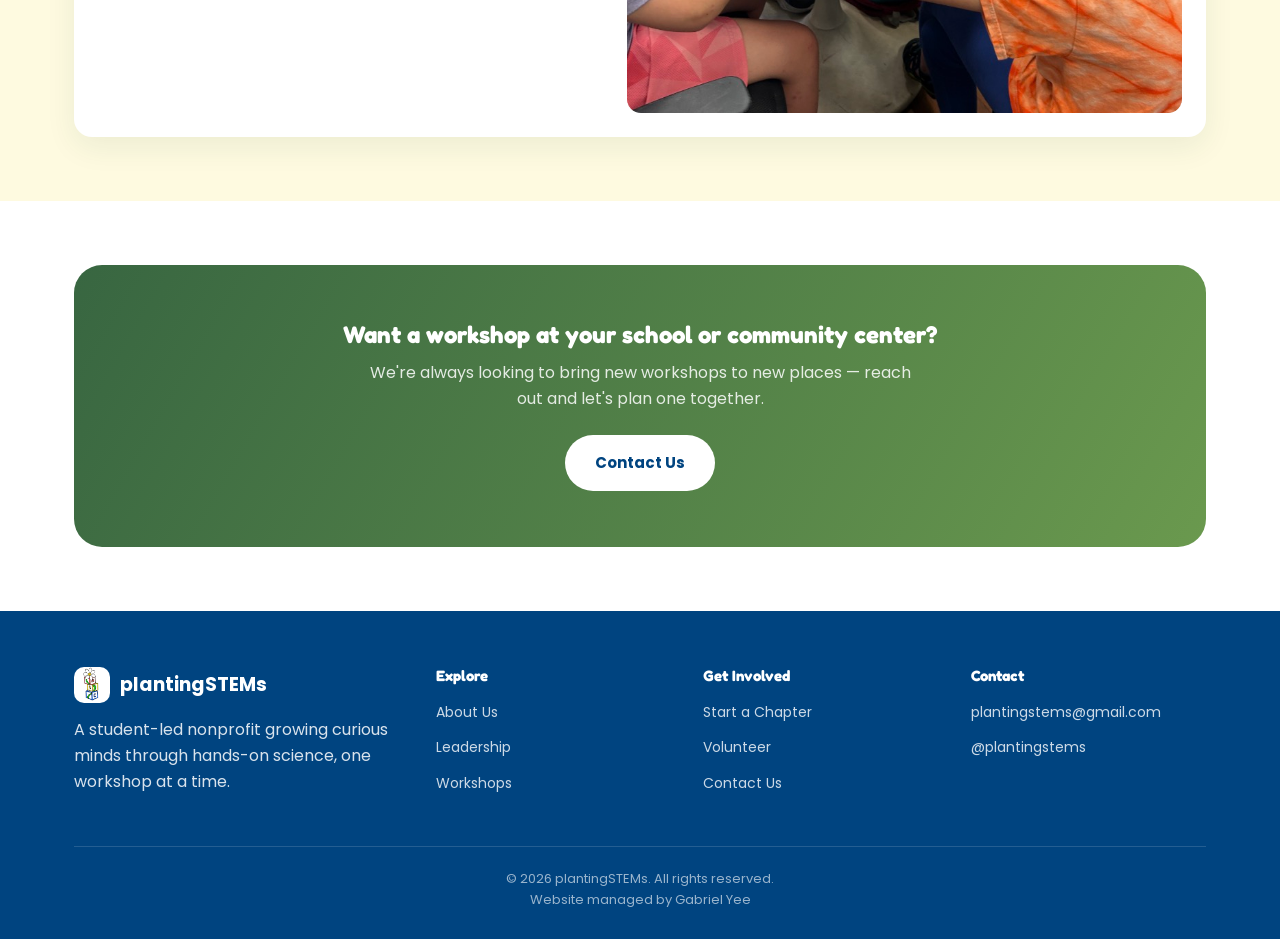
<file: workshops.html>
<!doctype html>
<html lang="en">
<head>
  <meta charset="UTF-8" />
  <meta name="viewport" content="width=device-width, initial-scale=1.0" />
  <title>Workshops — plantingSTEMs</title>
  <meta name="description" content="Browse plantingSTEMs workshops organized by season — hands-on plant science and gardening activities for kids." />
  <link rel="icon" href="images/logo.jpg" type="image/png" />
  <link rel="preconnect" href="https://fonts.googleapis.com" />
  <link href="https://fonts.googleapis.com/css2?family=Fredoka:wght@500;600;700&family=Poppins:wght@400;500;600;700&display=swap" rel="stylesheet" />
  <link rel="stylesheet" href="css/style.css" />
</head>
<body>
  <script src="js/header.js"></script>

  <main>
    <section class="page-hero">
      <div class="container">
        <span class="eyebrow">Workshop Spotlights</span>
        <h1>Hands-on workshops, all year round.</h1>
        <p>Every workshop gives students a chance to explore a real-world question through creativity, collaboration, and hands-on problem solving.</p>
      </div>
    </section>

    <section class="section">
      <div class="container">


        <article class="workshop-story reveal">
          <div class="workshop-story-media">
            <img src="images/workshops/bird-nest.jpg" alt="Students building protective structures during a plantingSTEMs engineering workshop" />
          </div>
          <div class="workshop-story-copy">
            <h3>Bird Nest Structural Engineering Workshop</h3>
            <p>Students became nature inspired engineers by designing bird nests that could protect an egg through shaking, bumps, and movement. As they tested and improved their designs, they discovered how real engineers use biomimicry, learning from nature to create stronger and more resilient structures.</p>
          </div>
        </article>
        <br />
        <article class="workshop-story reveal">
          <div class="workshop-story-media">
            <img src="images/workshops/straw-rocket-showdown.jpg" alt="Students testing paper rocket designs during a plantingSTEMs workshop" />
          </div>
          <div class="workshop-story-copy">
            <h3>Straw Rocket Showdown Workshop</h3>
            <p>Students built paper rockets and tested how different designs influenced flight distance and stability. By experimenting with fins, nose cones, and balance, they learned how aerospace engineers reduce air resistance and keep rockets flying straight.</p>
          </div>
        </article>
        <br />
        <article class="workshop-story workshop-story--reverse reveal">
          <div class="workshop-story-media">
            <img src="images/workshops/bungee-drop.jpg" alt="Students experimenting with materials during a plantingSTEMs workshop" />
          </div>
          <div class="workshop-story-copy">
            <h3>The Bungee Drop Workshop</h3>
            <p>Students built rubber band bungee cords that lowered a weighted object as close to the floor as possible without touching it. By measuring, predicting, and adjusting their designs, they explored elasticity, Hooke's Law, and how engineers rely on testing to make safe decisions.</p>
          </div>
        </article>
        <br/>
        <article class="workshop-story reveal">
          <div class="workshop-story-media">
            <img src="images/workshops/skewer-sky-scraper.jpg" alt="Students building and testing structures during a plantingSTEMs engineering workshop" />
          </div>
          <div class="workshop-story-copy">
            <!--<span class="pill">Engineering + Biomimicry</span>-->
            <h3>Skewer Skyscrapers Workshop</h3>
            <p>Students worked in teams to build the tallest freestanding skyscraper possible using only skewers and playdough. By testing their structures under the weight of a textbook, they discovered how triangles strengthen buildings and how structural engineers design towers to safely support heavy loads.</p>
          </div>
        </article>
        <br/>
        <article class="workshop-story workshop-story--reverse reveal">
          <div class="workshop-story-media">
            <img src="images/workshops/craft-stick-catapult.jpg" alt="Students constructing and testing catapults during a plantingSTEMs workshop" />
          </div>
          <div class="workshop-story-copy">
            <h3>Craft Stick Catapult Workshop</h3>
            <p>Students constructed working catapults using craft sticks and rubber bands before competing to launch marshmallows into a target. Through testing different launch angles and fulcrum positions, they explored levers, trajectory, and the science behind accurate launches.</p>
          </div>
        </article>
        <br/>
        <article class="workshop-story workshop-story--reverse reveal">
          <div class="workshop-story-media">
            <img src="images/workshops/wind-cargo-cart.png" alt="Students collaborating on a vehicle design challenge during a plantingSTEMs workshop" />
          </div>
          <div class="workshop-story-copy">
            <h3>Wind Cargo Cart Workshop</h3>
            <p>Students engineered wind powered vehicles capable of carrying cargo across a table using only the force of a handheld fan. Through testing different sail designs and weight placement, they learned how engineers balance speed, stability, and the center of gravity.</p>
          </div>
        </article>

      </div>
    </section>

    <section class="section section--alt">
      <div class="container">
        <div class="cta-banner reveal">
          <h2>Want a workshop at your school or community center?</h2>
          <p>We're always looking to bring new workshops to new places — reach out and let's plan one together.</p>
          <div class="cta-actions">
            <a href="contact.html" class="btn btn-white">Contact Us</a>
            <!--<a href="chapters.html" class="btn btn-outline">Start a Chapter</a>-->
          </div>
        </div>
      </div>
    </section>
  </main>

  <script src="js/footer.js"></script>
  <script src="js/main.js"></script>
</body>
</html>
</file>
<file: css/style.css>
/* ===========================
   plantingSTEMs — Site Styles
   Plain CSS, no framework.
=========================== */

:root {
  --primary-text: #004480;
  --green: #2f8f4e;
  --green-light: #eaf5ea;
  --lavender: #FEFAE0;/*#F0E0F0;*/
  --sun-dark: #386641;/*#F5F2A3;/*#f4a300;*/
  --sun: #90A955;/*#F1E565;/*#d98800;*/
  --coral: #ef6c53;
  --ink: #001F54;/*#1f2a22;*/
  --ink-soft: #034078;/*#4c5850;*/
  --white: #ffffff;
  --border: #e2e6df;
  --shadow: 0 10px 30px rgba(27, 77, 46, 0.08);
  --radius: 18px;
  --radius-sm: 10px;
  --max-width: 1180px;
}

* {
  box-sizing: border-box;
}

html {
  scroll-behavior: smooth;
}

body {
  margin: 0;
  font-family: "Poppins", "Segoe UI", system-ui, -apple-system, sans-serif;
  color: var(--ink);
  background: var(--lavender);
  line-height: 1.6;
  -webkit-font-smoothing: antialiased;
}

h1, h2, h3, h4 {
  font-family: "Fredoka", "Poppins", sans-serif;
  line-height: 1.15;
  margin: 0 0 0.5em;
  color: var(--primary-text);
}

p {
  margin: 0 0 1em;
}

a {
  color: var(--green);
  text-decoration: none;
}

img {
  max-width: 100%;
  display: block;
}

.container {
  max-width: var(--max-width);
  margin: 0 auto;
  padding: 0 24px;
}

.section {
  padding: 64px 0;
}

.section--tight {
  padding: 56px 0;
}

.section--alt {
  background: var(--white);
}

.section--green {
  background: var(--primary-text);
  color: var(--white);
}

.section--green h2, .section--green h3 {
  color: var(--white);
}

.eyebrow {
  display: inline-block;
  font-size: 13px;
  font-weight: 700;
  letter-spacing: 0.12em;
  text-transform: uppercase;
  color: var(--sun-dark);
  background: rgba(244, 163, 0, 0.12);
  padding: 6px 14px;
  border-radius: 999px;
  margin-bottom: 16px;
}

.section-head {
  max-width: 680px;
  margin: 0 auto 48px;
  text-align: center;
}

.section-head h2 {
  font-size: clamp(28px, 4vw, 40px);
}

.section-head p {
  color: var(--ink-soft);
  font-size: 17px;
}

/* ---------- Buttons ---------- */
.btn {
  display: inline-flex;
  align-items: center;
  gap: 8px;
  padding: 14px 28px;
  border-radius: 999px;
  font-weight: 700;
  font-size: 15px;
  border: 2px solid transparent;
  cursor: pointer;
  transition: transform 0.18s ease, box-shadow 0.18s ease, background 0.18s ease, color 0.18s ease;
}

.btn:hover {
  transform: translateY(-2px);
}

.btn-primary {
  background: var(--sun);
  color: var(--white);
  box-shadow: 0 8px 20px rgba(244, 163, 0, 0.35);
}

.btn-primary:hover {
  background: var(--sun-dark);
}

.btn-outline {
  background: transparent;
  border-color: #FEFAE0;/*currentColor;*/
  color: #FEFAE0;/*var(--primary-text);*/
}

.btn-outline:hover {
  background: var(--primary-text);
  /*color: var(--white);*/
}

.section--green .btn-outline {
  color: var(--white);
}

.section--green .btn-outline:hover {
  background: var(--white);
  color: var(--primary-text);
}

.btn-white {
  background: var(--white);
  color: var(--primary-text);
}

.btn-white:hover {
  background: var(--green-light);
}

.btn-block {
  width: 100%;
  justify-content: center;
}

/* ---------- Header / Nav ---------- */
.site-header {
  position: sticky;
  top: 0;
  z-index: 100;
  background: var(--lavender);
  backdrop-filter: blur(8px);
  border-bottom: 1px solid rgba(27, 77, 46, 0.08);
}

.nav {
  display: flex;
  align-items: center;
  justify-content: space-between;
  padding: 14px 24px;
  max-width: var(--max-width);
  margin: 0 auto;
}

.brand {
  display: flex;
  align-items: center;
  gap: 10px;
  font-weight: 700;
  font-size: 20px;
  color: var(--primary-text);
}

.brand img {
  width: 42px;
  height: 42px;
  border-radius: 12px;
}

.nav-links {
  display: flex;
  align-items: center;
  gap: 28px;
  list-style: none;
  margin: 0;
  padding: 0;
}

.nav-links a {
  color: var(--ink);
  font-weight: 600;
  font-size: 15px;
  padding: 6px 2px;
  position: relative;
}

.nav-links a::after {
  content: "";
  position: absolute;
  left: 0;
  bottom: -4px;
  width: 0;
  height: 3px;
  border-radius: 3px;
  background: var(--sun);
  transition: width 0.2s ease;
}

.nav-links a:hover::after,
.nav-links a.active::after {
  width: 100%;
}

.nav-links a.active {
  color: var(--primary-text);
}

.nav-cta {
  display: flex;
  align-items: center;
  gap: 14px;
}

.nav-toggle {
  display: none;
  flex-direction: column;
  gap: 5px;
  background: none;
  border: none;
  cursor: pointer;
  padding: 8px;
}

.nav-toggle span {
  width: 26px;
  height: 3px;
  background: var(--primary-text);
  border-radius: 2px;
  transition: transform 0.2s ease, opacity 0.2s ease;
}

/* ---------- Hero ---------- */
.hero {
  padding: 72px 0 96px;
  overflow: hidden;
}

.hero-grid {
  display: grid;
  grid-template-columns: 1.05fr 1fr;
  gap: 56px;
  align-items: center;
}

.hero h1 {
  font-size: clamp(36px, 5.2vw, 58px);
  margin-bottom: 20px;
}

.hero p.lede {
  font-size: 19px;
  color: var(--ink-soft);
  max-width: 480px;
}

.hero-actions {
  display: flex;
  gap: 16px;
  margin-top: 32px;
  flex-wrap: wrap;
}

.hero-media {
  position: relative;
}

.hero-media img {
  border-radius: 28px;
  box-shadow: var(--shadow);
  width: 100%;
  aspect-ratio: 4 / 3;
  object-fit: cover;
}

.hero-badge {
  position: absolute;
  bottom: -22px;
  left: -22px;
  background: var(--white);
  border-radius: var(--radius-sm);
  box-shadow: var(--shadow);
  padding: 14px 18px;
  display: flex;
  align-items: center;
  gap: 10px;
  font-weight: 700;
  font-size: 14px;
  color: var(--primary-text);
}

.hero-badge .dot {
  width: 10px;
  height: 10px;
  border-radius: 50%;
  background: var(--sun);
}

/* ---------- Stats ---------- */
.stats-grid {
  display: grid;
  grid-template-columns: repeat(auto-fit, minmax(160px, 1fr));
  gap: 24px;
  text-align: center;
}

.stat-card {
  background: var(--white);
  border-radius: var(--radius);
  padding: 32px 16px;
  box-shadow: var(--shadow);
}

.stat-number {
  font-family: "Fredoka", sans-serif;
  font-size: 42px;
  font-weight: 700;
  color: var(--sun-dark);
}

.stat-label {
  font-size: 14px;
  font-weight: 600;
  color: var(--ink-soft);
  text-transform: uppercase;
  letter-spacing: 0.05em;
}

/* ---------- Cards / Grids ---------- */
.card-grid {
  display: grid;
  grid-template-columns: repeat(auto-fit, minmax(260px, 1fr));
  gap: 28px;
}

.card {
  background: var(--white);
  border-radius: var(--radius);
  overflow: hidden;
  box-shadow: var(--shadow);
  transition: transform 0.2s ease;
}

.card:hover {
  transform: translateY(-4px);
}

.card-body {
  padding: 24px;
}

.card img {
  width: 100%;
  aspect-ratio: 4 / 3;
  object-fit: cover;
}

.pill {
  display: inline-block;
  background: var(--green-light);
  color: var(--primary-text);
  font-weight: 700;
  font-size: 12px;
  letter-spacing: 0.05em;
  text-transform: uppercase;
  padding: 5px 12px;
  border-radius: 999px;
  margin-bottom: 10px;
}

/* ---------- Leadership ---------- */
.leader-grid {
  display: grid;
  grid-template-columns: repeat(auto-fit, minmax(330px, 1fr)); /* 220px for 4 in line */
  gap: 26px;
}

.leader-grid-4row {
  display: grid;
  grid-template-columns: repeat(auto-fit, minmax(220px, 1fr));
  gap: 26px;
}

.leader-card {
  background: var(--white);
  border-radius: var(--radius);
  box-shadow: var(--shadow);
  padding: 28px 22px;
  text-align: center;
}

.leader-avatar {
  width: 150px;
  height: 150px;
  border-radius: 50%;
  margin: 0 auto 16px;
  display: flex;
  align-items: center;
  justify-content: center;
  font-family: "Fredoka", sans-serif;
  font-size: 26px;
  font-weight: 700;
  color: var(--white);
  background: linear-gradient(120deg, #386641, #6A994E);
  object-fit: cover;
}

.leader-role {
  color: var(--sun-dark);
  font-weight: 700;
  font-size: 13px;
  text-transform: uppercase;
  letter-spacing: 0.05em;
  margin-bottom: 4px;
}

.leader-name {
  font-family: "Fredoka", sans-serif;
  font-size: 19px;
  font-weight: 600;
  color: var(--primary-text);
  margin-bottom: 0;
}

.leader-group-title {
  margin: 56px 0 24px;
  text-align: center;
}

/* ---------- Workshops ---------- */
.season-section {
  margin-bottom: 64px;
}

.season-head {
  display: flex;
  align-items: center;
  gap: 16px;
  margin-bottom: 28px;
}

.season-icon {
  width: 52px;
  height: 52px;
  border-radius: 16px;
  display: flex;
  align-items: center;
  justify-content: center;
  font-size: 24px;
  background: var(--green-light);
}

.activity-tag {
  display: inline-block;
  background: var(--lavender);
  border: 1px solid var(--border);
  padding: 4px 12px;
  border-radius: 999px;
  font-size: 13px;
  font-weight: 600;
  margin: 4px 6px 0 0;
}

.workshop-spotlights {
  margin-top: 88px;
}

.workshop-spotlights .section-head {
  max-width: 700px;
  margin: 0 auto 40px;
  text-align: center;
}

.workshop-spotlights .section-head p {
  max-width: 620px;
  margin: 0 auto;
}

.workshop-story {
  display: grid;
  grid-template-columns: minmax(0, 1.08fr) minmax(0, 0.92fr);
  align-items: center;
  gap: 56px;
  background: var(--white);
  border-radius: var(--radius);
  padding: 24px;
  box-shadow: var(--shadow);
}

.workshop-story-media {
  overflow: hidden;
  border-radius: calc(var(--radius) - 4px);
}

.workshop-story-media img {
  display: block;
  width: 100%;
  aspect-ratio: 4 / 3;
  object-fit: cover;
}

.workshop-story-copy {
  padding: 12px 20px 12px 0;
}

.workshop-story-copy h3 {
  margin-bottom: 14px;
  font-size: clamp(24px, 3vw, 34px);
}

.workshop-story-copy p {
  margin-bottom: 0;
  color: var(--ink-soft);
  line-height: 1.8;
}

.workshop-story--reverse {
  grid-template-columns: minmax(0, 0.92fr) minmax(0, 1.08fr);
}

.workshop-story--reverse .workshop-story-media {
  order: 2;
}

.workshop-story--reverse .workshop-story-copy {
  padding: 12px 0 12px 20px;
}

/* ---------- Timeline / Steps ---------- */
.steps {
  display: grid;
  grid-template-columns: repeat(auto-fit, minmax(220px, 1fr));
  gap: 24px;
  counter-reset: step;
}

.step {
  background: var(--white);
  border-radius: var(--radius);
  padding: 28px 24px;
  box-shadow: var(--shadow);
  position: relative;
}

.step::before {
  counter-increment: step;
  content: counter(step);
  display: flex;
  align-items: center;
  justify-content: center;
  width: 36px;
  height: 36px;
  border-radius: 50%;
  background: var(--sun);
  color: var(--primary-text);
  font-weight: 700;
  margin-bottom: 16px;
}

/* ---------- Accordion ---------- */
.accordion-item {
  background: var(--white);
  border-radius: var(--radius-sm);
  box-shadow: var(--shadow);
  margin-bottom: 14px;
  overflow: hidden;
}

.accordion-trigger {
  width: 100%;
  background: none;
  border: none;
  text-align: left;
  padding: 20px 24px;
  font-family: "Fredoka", sans-serif;
  font-size: 17px;
  font-weight: 600;
  color: var(--primary-text);
  display: flex;
  align-items: center;
  justify-content: space-between;
  cursor: pointer;
}

.accordion-trigger .plus {
  font-size: 22px;
  color: var(--sun-dark);
  transition: transform 0.2s ease;
}

.accordion-item.open .accordion-trigger .plus {
  transform: rotate(45deg);
}

.accordion-panel {
  max-height: 0;
  overflow: hidden;
  transition: max-height 0.25s ease;
  padding: 0 24px;
}

.accordion-item.open .accordion-panel {
  padding: 0 24px 22px;
}

/* ---------- Forms ---------- */
.form-card {
  background: var(--white);
  border-radius: var(--radius);
  box-shadow: var(--shadow);
  padding: 40px;
}

.form-row {
  display: grid;
  grid-template-columns: 1fr 1fr;
  gap: 18px;
}

.field {
  margin-bottom: 20px;
}

.field label {
  display: block;
  font-weight: 700;
  font-size: 14px;
  margin-bottom: 6px;
  color: var(--primary-text);
}

.field input,
.field textarea,
.field select {
  width: 100%;
  padding: 13px 16px;
  border-radius: var(--radius-sm);
  border: 1.5px solid var(--border);
  font-family: inherit;
  font-size: 15px;
  background: var(--lavender);
  color: var(--ink);
}

.field input:focus,
.field textarea:focus,
.field select:focus {
  outline: none;
  border-color: var(--green);
  background: var(--white);
}

.form-status {
  margin-top: 16px;
  font-weight: 600;
  display: none;
}

.form-status.show {
  display: block;
}

.form-status.success {
  color: var(--green);
}

.form-embed {
  border-radius: var(--radius);
  overflow: hidden;
  box-shadow: var(--shadow);
  background: var(--white);
}

.form-embed iframe {
  width: 100%;
  min-height: 900px;
  border: none;
  display: block;
}

.embed-note {
  font-size: 13px;
  color: var(--ink-soft);
  margin-top: 10px;
}

/* ---------- Gallery ---------- */
.gallery-filters {
  display: flex;
  gap: 10px;
  flex-wrap: wrap;
  justify-content: center;
  margin-bottom: 36px;
}

.filter-btn {
  background: var(--white);
  border: 1.5px solid var(--border);
  padding: 9px 18px;
  border-radius: 999px;
  font-weight: 600;
  font-size: 14px;
  cursor: pointer;
  color: var(--ink-soft);
  transition: all 0.18s ease;
}

.filter-btn.active,
.filter-btn:hover {
  background: var(--primary-text);
  border-color: var(--primary-text);
  color: var(--white);
}

.gallery-grid {
  display: grid;
  grid-template-columns: repeat(auto-fit, minmax(240px, 1fr));
  gap: 18px;
}

.gallery-item {
  border-radius: var(--radius-sm);
  overflow: hidden;
  cursor: pointer;
  box-shadow: var(--shadow);
  position: relative;
}

.gallery-item img {
  aspect-ratio: 1;
  object-fit: cover;
  transition: transform 0.3s ease;
}

.gallery-item:hover img {
  transform: scale(1.06);
}

.gallery-item .cap {
  position: absolute;
  bottom: 0;
  left: 0;
  right: 0;
  padding: 14px;
  background: linear-gradient(to top, rgba(0,0,0,0.6), transparent);
  color: var(--white);
  font-size: 13px;
  font-weight: 600;
}

.lightbox {
  position: fixed;
  inset: 0;
  background: rgba(20, 30, 22, 0.92);
  display: none;
  align-items: center;
  justify-content: center;
  z-index: 1000;
  padding: 24px;
}

.lightbox.open {
  display: flex;
}

.lightbox img {
  max-width: 90vw;
  max-height: 85vh;
  border-radius: 12px;
}

.lightbox-close {
  position: absolute;
  top: 24px;
  right: 32px;
  color: var(--white);
  font-size: 34px;
  background: none;
  border: none;
  cursor: pointer;
}

/* ---------- Contact ---------- */
.contact-grid {
  display: grid;
  grid-template-columns: 1fr 1.2fr;
  gap: 40px;
  align-items: start;
}

.contact-info-card {
  background: var(--primary-text);
  color: var(--white);
  border-radius: var(--radius);
  padding: 36px;
}

.contact-info-card h3 {
  color: var(--white);
}

.contact-line {
  display: flex;
  align-items: center;
  gap: 12px;
  margin-bottom: 18px;
  font-weight: 600;
}

.contact-line .icon {
  width: 38px;
  height: 38px;
  border-radius: 10px;
  background: rgba(255,255,255,0.12);
  display: flex;
  align-items: center;
  justify-content: center;
  font-size: 18px;
  flex-shrink: 0;
}

.contact-line a {
  color: var(--white);
}

.contact-hub {
  max-width: 920px;
}

.contact-intro {
  display: grid;
  grid-template-columns: 148px 1fr;
  gap: 36px;
  align-items: center;
  max-width: 760px;
  margin: 0 auto 52px;
  text-align: left;
}

.contact-logo {
  width: 148px;
  height: 148px;
  object-fit: cover;
  border-radius: 34px;
  box-shadow: var(--shadow);
}

.contact-intro h2 {
  margin-bottom: 12px;
}

.contact-intro p {
  color: var(--ink-soft);
  margin-bottom: 0;
}

.contact-links {
  display: grid;
  grid-template-columns: 1fr 1fr;
  gap: 18px;
}

.contact-link-card {
  display: flex;
  align-items: flex-start;
  gap: 16px;
  min-height: 150px;
  padding: 26px;
  background: var(--white);
  border: 1px solid var(--border);
  border-radius: var(--radius);
  box-shadow: var(--shadow);
  color: var(--ink);
  transition: transform 0.2s ease, box-shadow 0.2s ease, border-color 0.2s ease;
}

.contact-link-card:hover {
  transform: translateY(-4px);
  border-color: var(--green);
  box-shadow: 0 16px 34px rgba(36, 76, 46, 0.14);
}

.contact-link-icon {
  display: flex;
  align-items: center;
  justify-content: center;
  width: 42px;
  height: 42px;
  flex-shrink: 0;
  border-radius: 13px;
  background: var(--green-light);
  color: var(--primary-text);
  font-family: "Fredoka", sans-serif;
  font-size: 24px;
  font-weight: 600;
}

.contact-link-copy {
  display: flex;
  flex: 1;
  flex-direction: column;
  gap: 6px;
}

.contact-link-label {
  color: var(--sun-dark);
  font-size: 12px;
  font-weight: 700;
  letter-spacing: 0.08em;
  text-transform: uppercase;
}

.contact-link-copy strong {
  color: var(--primary-text);
  font-family: "Fredoka", sans-serif;
  font-size: 20px;
  line-height: 1.2;
}

.contact-link-copy > span:last-child {
  color: var(--ink-soft);
  font-size: 14px;
  line-height: 1.55;
}

.contact-link-arrow {
  color: var(--green);
  font-size: 22px;
  font-weight: 700;
  transition: transform 0.2s ease;
}

.contact-link-card:hover .contact-link-arrow {
  transform: translateX(4px);
}

/* ---------- CTA banner ---------- */
.cta-banner {
  background: linear-gradient(120deg, #386641, #6A994E);
  color: var(--white);
  border-radius: 28px;
  padding: 56px;
  text-align: center;
}

.cta-banner h2 {
  color: var(--white);
}

.cta-banner p {
  color: rgba(255,255,255,0.85);
  max-width: 560px;
  margin-left: auto;
  margin-right: auto;
}

.cta-actions {
  display: flex;
  gap: 16px;
  justify-content: center;
  margin-top: 24px;
  flex-wrap: wrap;
}

/* ---------- Footer ---------- */
.site-footer {
  background: var(--primary-text);
  color: rgba(255,255,255,0.85);
  padding: 56px 0 28px;
}

.footer-grid {
  display: grid;
  grid-template-columns: 1.4fr 1fr 1fr 1fr;
  gap: 32px;
  margin-bottom: 36px;
}

.footer-brand {
  display: flex;
  align-items: center;
  gap: 10px;
  color: var(--white);
  font-weight: 700;
  font-size: 19px;
  margin-bottom: 14px;
}

.footer-brand img {
  width: 36px;
  height: 36px;
  border-radius: 10px;
}

.footer-col h4 {
  color: var(--white);
  font-size: 15px;
  margin-bottom: 14px;
}

.footer-col ul {
  list-style: none;
  padding: 0;
  margin: 0;
}

.footer-col li {
  margin-bottom: 10px;
}

.footer-col a {
  color: rgba(255,255,255,0.8);
  font-size: 14px;
}

.footer-col a:hover {
  color: var(--sun);
}

.footer-social {
  display: flex;
  gap: 12px;
  margin-top: 14px;
}

.footer-social a {
  width: 38px;
  height: 38px;
  border-radius: 50%;
  background: rgba(255,255,255,0.1);
  display: flex;
  align-items: center;
  justify-content: center;
  font-size: 16px;
  color: var(--white);
}

.footer-social a:hover {
  background: var(--sun);
  color: var(--primary-text);
}

.footer-bottom {
  border-top: 1px solid rgba(255,255,255,0.14);
  padding-top: 22px;
  font-size: 13px;
  text-align: center;
  color: rgba(255,255,255,0.6);
}

/* ---------- Utilities ---------- */
.center {
  text-align: center;
}

.mt-lg {
  margin-top: 48px;
}

.two-col {
  display: grid;
  grid-template-columns: 1fr 1fr;
  gap: 48px;
  align-items: center;
}

.two-col img {
  border-radius: var(--radius);
  box-shadow: var(--shadow);
  width: 100%;
  aspect-ratio: 4/3;
  object-fit: cover;
}

.page-hero {
  padding: 64px 0 0px;
  text-align: center;
}

.page-hero h1 {
  font-size: clamp(32px, 4.5vw, 48px);
}

.page-hero p {
  max-width: 620px;
  margin: 0 auto;
  color: var(--ink-soft);
  font-size: 17px;
}

.checklist {
  list-style: none;
  padding: 0;
  margin: 0;
}

.checklist li {
  display: flex;
  gap: 12px;
  margin-bottom: 14px;
  font-size: 15px;
}

.checklist li::before {
  content: "✓";
  flex-shrink: 0;
  width: 26px;
  height: 26px;
  border-radius: 50%;
  background: var(--green-light);
  color: var(--green);
  font-weight: 700;
  display: flex;
  align-items: center;
  justify-content: center;
  font-size: 13px;
}

/* ---------- Reveal-on-scroll ---------- */
.reveal {
  opacity: 0;
  transform: translateY(24px);
  transition: opacity 0.6s ease, transform 0.6s ease;
}

.reveal.in-view {
  opacity: 1;
  transform: translateY(0);
}

/* ---------- Responsive ---------- */
@media (max-width: 900px) {
  .hero-grid,
  .two-col,
  .contact-grid,
  .workshop-story,
  .workshop-story--reverse {
    grid-template-columns: 1fr;
  }

  .contact-intro {
    grid-template-columns: 1fr;
    gap: 24px;
    text-align: center;
  }

  .contact-logo {
    margin: 0 auto;
  }

  .workshop-story--reverse .workshop-story-media {
    order: 0;
  }

  .workshop-story-copy,
  .workshop-story--reverse .workshop-story-copy {
    padding: 12px 8px 16px;
  }

  .footer-grid {
    grid-template-columns: 1fr 1fr;
  }

  .hero-media {
    order: -1;
  }
}

@media (max-width: 760px) {
  .contact-links {
    grid-template-columns: 1fr;
  }

  .nav-links,
  .nav-cta .btn {
    display: none;
  }

  .nav-toggle {
    display: flex;
  }

  .nav-links.open {
    display: flex;
    position: absolute;
    top: 100%;
    left: 0;
    right: 0;
    background: var(--lavender);
    flex-direction: column;
    padding: 20px 24px 28px;
    gap: 18px;
    box-shadow: var(--shadow);
    border-bottom: 1px solid var(--border);
  }

  .form-row {
    grid-template-columns: 1fr;
  }

  .footer-grid {
    grid-template-columns: 1fr;
  }

  .section {
    padding: 64px 0;
  }

  .form-card {
    padding: 28px 22px;
  }

  .cta-banner {
    padding: 40px 24px;
  }
}
</file>
